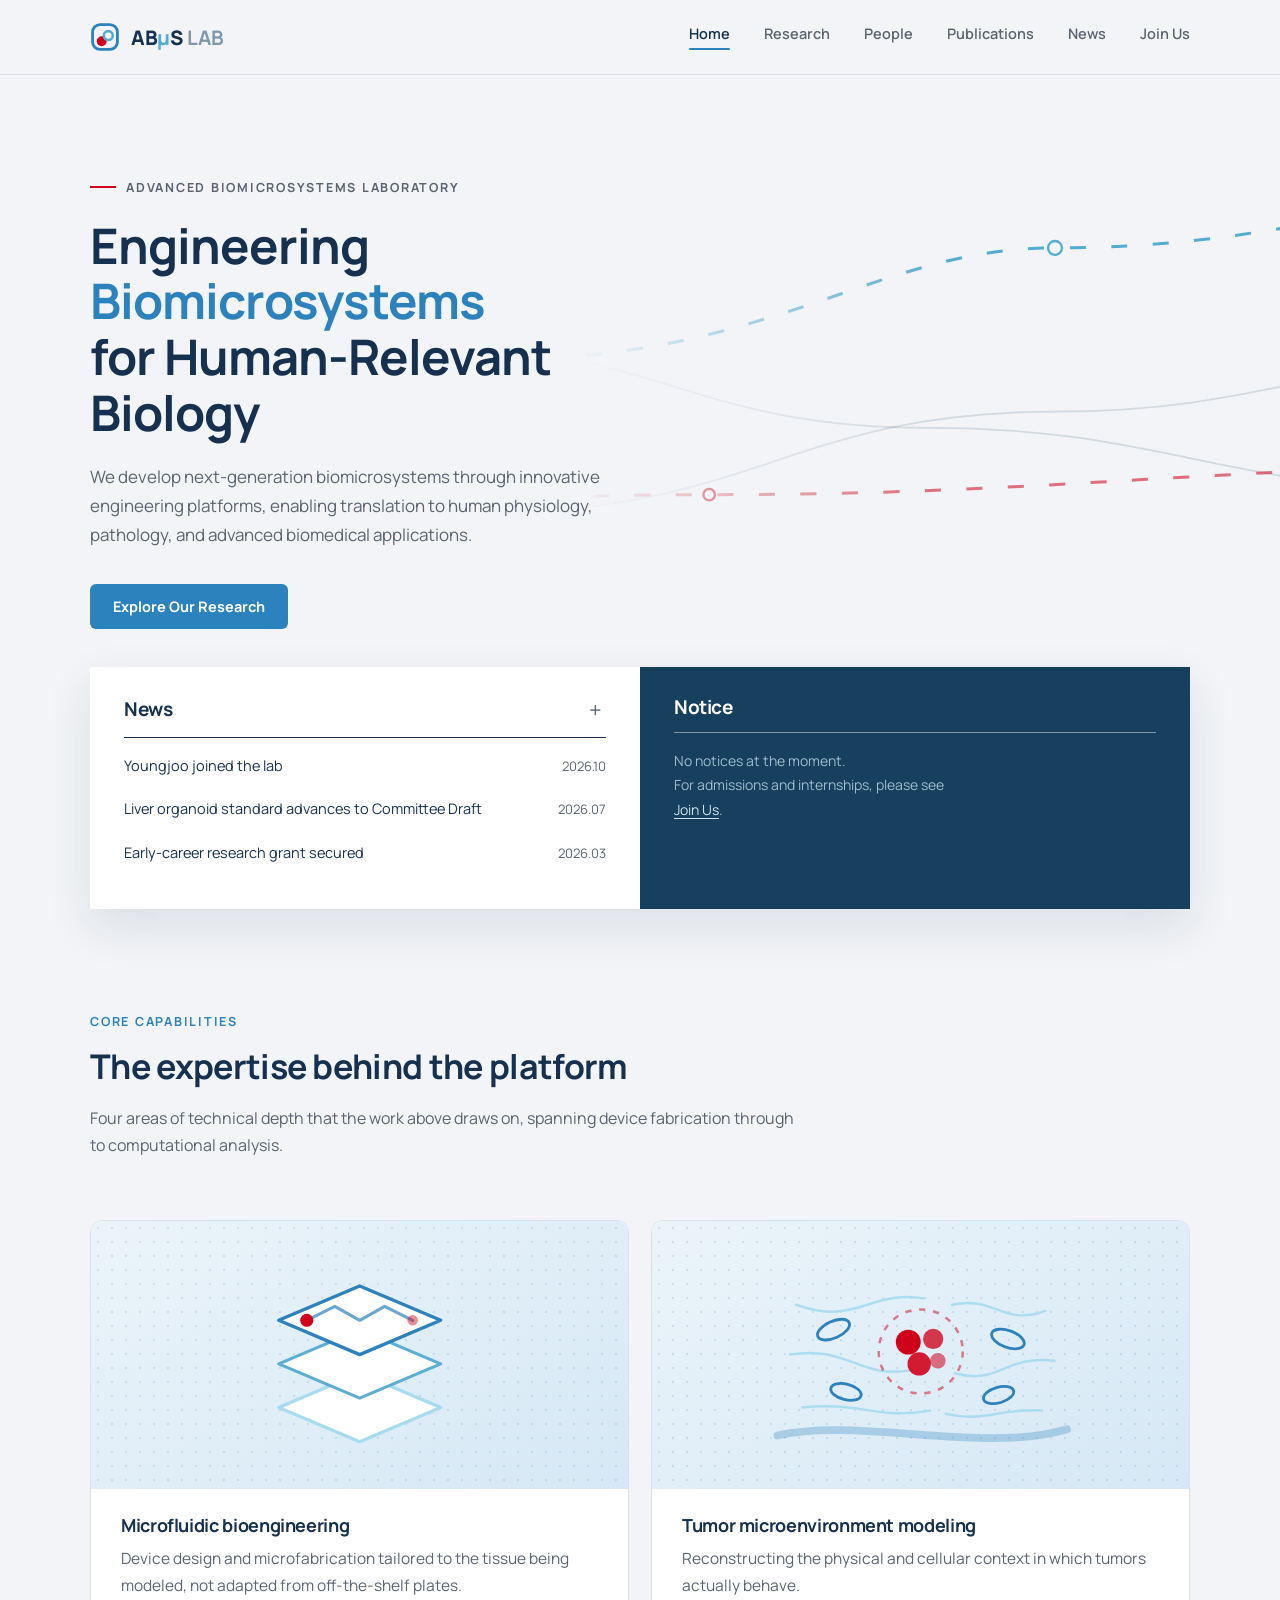
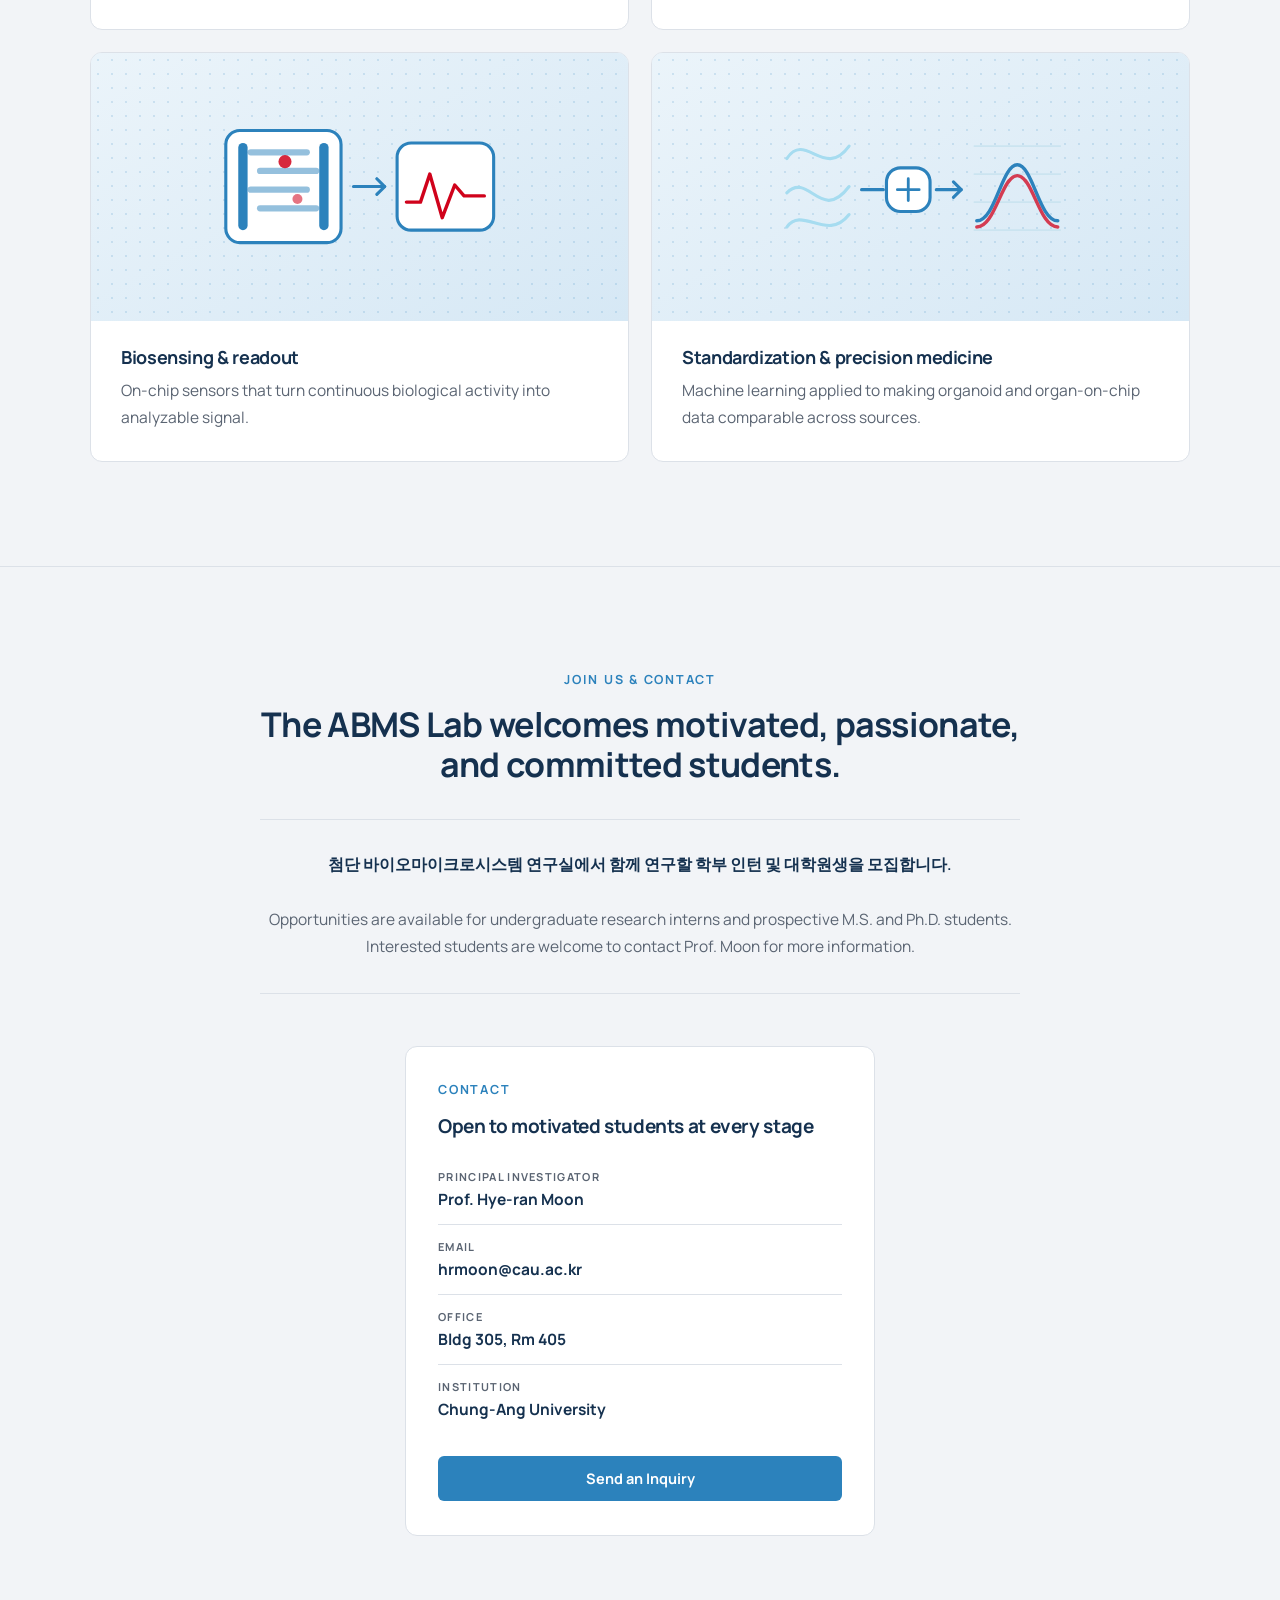
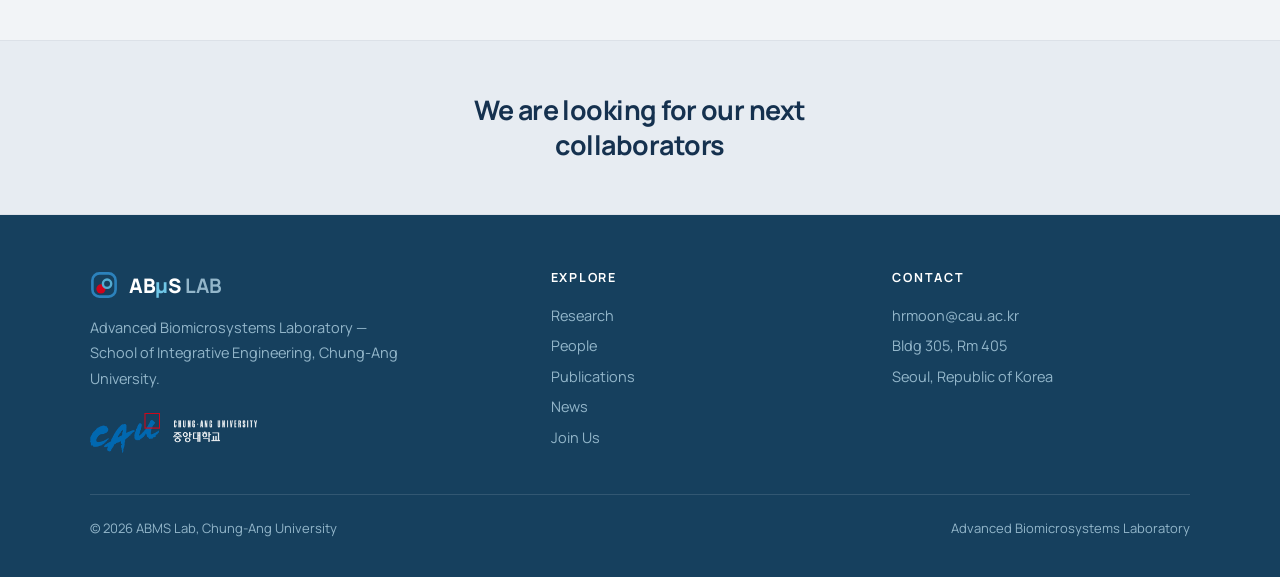
<file: index.html>
<!DOCTYPE html>
<html lang="en">
<head>
<meta charset="UTF-8">
<meta name="viewport" content="width=device-width, initial-scale=1">
<title>ABMS Lab — Advanced Biomicrosystems Laboratory</title>
<link rel="preconnect" href="https://fonts.googleapis.com">
<link href="https://fonts.googleapis.com/css2?family=Manrope:wght@400;500;600;700;800&display=swap" rel="stylesheet">
<link rel="stylesheet" href="abms-styles.css">
</head>
<body>

<header>
  <nav>
    <input type="checkbox" id="nav-toggle" class="nav-toggle">
    <a class="brand" href="index.html">
      <svg width="30" height="30" viewBox="0 0 64 64" fill="none" aria-hidden="true"><rect x="5.5" y="5.5" width="53" height="53" rx="16" stroke="#2C82BC" stroke-width="6"></rect><circle cx="25" cy="41" r="10.5" fill="#D0021B"></circle><circle cx="39" cy="29" r="9.5" fill="#FFFFFF" stroke="#54ACD2" stroke-width="5.5"></circle></svg>
      <span class="brand-txt">AB<span class="mu">μ</span>S<span class="lab"> LAB</span></span>
    </a>
    <label for="nav-toggle" class="hamburger" aria-label="Open menu">
      <span></span><span></span><span></span>
    </label>
    <ul class="navlinks">
      <li><a href="index.html" class="active">Home</a></li>
      <li><a href="research.html">Research</a></li>
      <li class="has-sub">
        <a href="people.html">People</a>
        <ul class="subnav">
          <li><a href="people.html">Members</a></li>
          <li><a href="people.html#gallery">Gallery</a></li>
        </ul>
      </li>
      <li><a href="publications.html">Publications</a></li>
      <li><a href="news.html">News</a></li>
      <li><a href="index.html#join">Join Us</a></li>
    </ul>
  </nav>
</header>

<!-- ============ HERO ============ -->
<section class="hero" id="top">
  <div class="hero-bg" aria-hidden="true">
    <svg viewBox="0 0 1400 560" preserveAspectRatio="xMidYMid slice">
      <path class="ch" d="M-60 486 C 260 486 320 380 560 380 C 800 380 830 292 1060 292 C 1240 292 1300 244 1460 244"></path>
      <path class="ch-live" d="M-60 330 C 240 330 340 248 560 248 C 820 248 900 150 1060 150 C 1240 150 1320 110 1460 110"></path>
      <path class="ch" d="M-60 146 C 240 146 290 234 500 234 C 720 234 740 306 950 306 C 1160 306 1210 364 1460 364"></path>
      <path class="ch-live red" d="M-60 400 C 320 400 460 364 760 364 C 1060 364 1180 340 1460 340"></path>
      <circle class="nd" cx="1060" cy="150" r="6"></circle>
      <circle class="nd red" cx="760" cy="364" r="5"></circle>
    </svg>
  </div>
  <div class="hero-glow" aria-hidden="true"></div>
  <div class="wrap">
    <span class="eyebrow mono">Advanced Biomicrosystems Laboratory</span>
    <h1>Engineering <em>Biomicrosystems</em><br>for Human-Relevant Biology</h1>
    <p class="hero-sub">
      We develop next-generation biomicrosystems through innovative engineering platforms,
      enabling translation to human physiology, pathology, and advanced biomedical applications.
    </p>
    <div class="hero-cta">
      <a class="btn btn-blue" href="research.html">Explore Our Research</a>
    </div>
  </div>
</section>

<!-- ============ NEWS + NOTICE ============ -->
<section class="updates">
  <div class="wrap">
    <div class="ugrid">

      <div class="upanel">
        <div class="uhead">
          <h2>News</h2>
          <a href="news.html" aria-label="All news">+</a>
        </div>
        <ul class="ulist">
          <li><a href="news.html"><span class="ut">Youngjoo joined the lab</span><span class="ud">2026.10</span></a></li>
          <li><a href="news.html"><span class="ut">Liver organoid standard advances to Committee Draft</span><span class="ud">2026.07</span></a></li>
          <li><a href="news.html"><span class="ut">Early-career research grant secured</span><span class="ud">2026.03</span></a></li>
        </ul>
      </div>

      <div class="upanel notice">
        <div class="uhead">
          <h2>Notice</h2>
        </div>
        <p class="uempty">No notices at the moment.<br>
          For admissions and internships, please see <a href="index.html#join">Join&nbsp;Us</a>.</p>
      </div>

    </div>
  </div>
</section>

<!-- ============ CAPABILITIES (part of Research) ============ -->
<section class="focus">
  <div class="wrap">
    <div class="sec-head">
      <span class="mono">Core Capabilities</span>
      <h2>The expertise behind the platform</h2>
      <p>
        Four areas of technical depth that the work above draws on, spanning device
        fabrication through to computational analysis.
      </p>
    </div>
    <div class="fgrid">

      <div class="fcard">
        <div class="fvis">
          <svg viewBox="0 0 200 125" fill="none" aria-hidden="true">
            <path d="M100 118 L152 96 L100 74 L48 96 Z" fill="#FFFFFF" stroke="#A6DCF0" stroke-width="2" stroke-linejoin="round"/>
            <path d="M100 90 L152 68 L100 46 L48 68 Z" fill="#FFFFFF" stroke="#5BAED6" stroke-width="2" stroke-linejoin="round"/>
            <path d="M100 62 L152 40 L100 18 L48 40 Z" fill="#FFFFFF" stroke="#2C82BC" stroke-width="2.2" stroke-linejoin="round"/>
            <path d="M66 40 L84 31 L100 40 L116 31 L134 40" stroke="#2C82BC" stroke-width="2" stroke-linecap="round" stroke-linejoin="round" opacity=".7"/>
            <circle cx="66" cy="40" r="4.2" fill="#D0021B"/>
            <circle cx="134" cy="40" r="3.4" fill="#D0021B" opacity=".45"/>
          </svg>
        </div>
        <div class="fbody">
          <h3>Microfluidic bioengineering</h3>
          <p>Device design and microfabrication tailored to the tissue being modeled, not adapted from off-the-shelf plates.</p>
        </div>
      </div>

      <div class="fcard">
        <div class="fvis">
          <svg viewBox="0 0 200 125" fill="none" aria-hidden="true">
            <g stroke="#A6DCF0" stroke-width="1.6" stroke-linecap="round" opacity=".9">
              <path d="M20 30 C 58 44 68 20 102 26"/>
              <path d="M16 62 C 54 56 60 78 94 72"/>
              <path d="M24 96 C 60 92 72 104 106 98"/>
              <path d="M180 34 C 152 44 148 24 120 30"/>
              <path d="M186 66 C 154 62 150 82 122 74"/>
              <path d="M178 98 C 150 96 142 106 116 100"/>
            </g>
            <path d="M8 114 C 60 102 140 126 194 110" stroke="#2C82BC" stroke-width="5" stroke-linecap="round" opacity=".3"/>
            <ellipse cx="44" cy="46" rx="11" ry="5.4" transform="rotate(-24 44 46)" stroke="#2C82BC" stroke-width="1.8"/>
            <ellipse cx="156" cy="52" rx="11" ry="5.4" transform="rotate(20 156 52)" stroke="#2C82BC" stroke-width="1.8"/>
            <ellipse cx="52" cy="86" rx="10" ry="5" transform="rotate(14 52 86)" stroke="#2C82BC" stroke-width="1.8"/>
            <ellipse cx="150" cy="88" rx="10" ry="5" transform="rotate(-16 150 88)" stroke="#2C82BC" stroke-width="1.8"/>
            <circle cx="100" cy="60" r="27" stroke="#D0021B" stroke-width="1.6" stroke-dasharray="4 5" opacity=".5"/>
            <circle cx="92" cy="54" r="8" fill="#D0021B"/>
            <circle cx="108" cy="52" r="6.5" fill="#D0021B" opacity=".78"/>
            <circle cx="99" cy="68" r="7.5" fill="#D0021B" opacity=".9"/>
            <circle cx="111" cy="66" r="5" fill="#D0021B" opacity=".55"/>
          </svg>
        </div>
        <div class="fbody">
          <h3>Tumor microenvironment modeling</h3>
          <p>Reconstructing the physical and cellular context in which tumors actually behave.</p>
        </div>
      </div>

      <div class="fcard">
        <div class="fvis">
          <svg viewBox="0 0 200 125" fill="none" aria-hidden="true">
            <rect x="14" y="26" width="74" height="72" rx="9" fill="#FFFFFF" stroke="#2C82BC" stroke-width="2"/>
            <rect x="22" y="34" width="6" height="56" rx="3" fill="#2C82BC"/>
            <rect x="74" y="34" width="6" height="56" rx="3" fill="#2C82BC"/>
            <g fill="#2C82BC" opacity=".5">
              <rect x="28" y="38" width="40" height="4" rx="2"/>
              <rect x="34" y="50" width="40" height="4" rx="2"/>
              <rect x="28" y="62" width="40" height="4" rx="2"/>
              <rect x="34" y="74" width="40" height="4" rx="2"/>
            </g>
            <circle cx="52" cy="46" r="4.2" fill="#D0021B" opacity=".85"/>
            <circle cx="60" cy="70" r="3.2" fill="#D0021B" opacity=".55"/>
            <path d="M96 62 H116" stroke="#2C82BC" stroke-width="2" stroke-linecap="round"/>
            <path d="M111 57 L116 62 L111 67" stroke="#2C82BC" stroke-width="2" stroke-linecap="round" stroke-linejoin="round"/>
            <rect x="124" y="34" width="62" height="56" rx="9" fill="#FFFFFF" stroke="#2C82BC" stroke-width="2"/>
            <path d="M130 72 L139 72 L145 54 L153 82 L161 61 L167 68 L180 68" stroke="#D0021B" stroke-width="2.2" stroke-linecap="round" stroke-linejoin="round"/>
          </svg>
        </div>
        <div class="fbody">
          <h3>Biosensing &amp; readout</h3>
          <p>On-chip sensors that turn continuous biological activity into analyzable signal.</p>
        </div>
      </div>

      <div class="fcard">
        <div class="fvis">
          <svg viewBox="0 0 200 125" fill="none" aria-hidden="true">
            <g stroke="#A6DCF0" stroke-width="2" stroke-linecap="round">
              <path d="M14 44 C 26 26 38 58 54 36"/>
              <path d="M14 66 C 28 52 36 86 54 62"/>
              <path d="M14 88 C 24 74 40 98 54 80"/>
            </g>
            <path d="M62 64 H76" stroke="#2C82BC" stroke-width="2" stroke-linecap="round"/>
            <rect x="78" y="50" width="28" height="28" rx="9" fill="#FFFFFF" stroke="#2C82BC" stroke-width="2"/>
            <path d="M85 64 H99 M92 57 V71" stroke="#2C82BC" stroke-width="1.8" stroke-linecap="round"/>
            <path d="M110 64 H126" stroke="#2C82BC" stroke-width="2" stroke-linecap="round"/>
            <path d="M121 59 L126 64 L121 69" stroke="#2C82BC" stroke-width="2" stroke-linecap="round" stroke-linejoin="round"/>
            <g stroke="#CBE4F0" stroke-width="1.2">
              <line x1="134" y1="36" x2="190" y2="36"/>
              <line x1="134" y1="54" x2="190" y2="54"/>
              <line x1="134" y1="72" x2="190" y2="72"/>
              <line x1="134" y1="90" x2="190" y2="90"/>
            </g>
            <path d="M136 84 C 148 84 152 48 162 48 C 172 48 176 84 188 84" stroke="#2C82BC" stroke-width="2.2" stroke-linecap="round"/>
            <path d="M136 88 C 148 88 152 55 162 55 C 172 55 176 88 188 88" stroke="#D0021B" stroke-width="2.2" stroke-linecap="round" opacity=".75"/>
          </svg>
        </div>
        <div class="fbody">
          <h3>Standardization &amp; precision medicine</h3>
          <p>Machine learning applied to making organoid and organ-on-chip data comparable across sources.</p>
        </div>
      </div>

    </div>
  </div>
</section>


<!-- ============ JOIN ============ -->
<section class="join" id="join">
  <span id="contact"></span>
  <div class="wrap">
    <div class="sec-head">
      <span class="mono">Join Us &amp; Contact</span>
      <h2>The ABMS Lab welcomes motivated, passionate, and committed students.</h2>
    </div>

    <div class="jintro ruled">
      <p class="kr">
        첨단 바이오마이크로시스템 연구실에서 함께 연구할 학부 인턴 및 대학원생을 모집합니다.
      </p>
      <p class="en">
        Opportunities are available for undergraduate research interns and prospective
        M.S. and Ph.D. students.<br>
        Interested students are welcome to contact Prof. Moon for more information.
      </p>
    </div>

    <div class="card-contact centered">
      <span class="mono">Contact</span>
      <h3>Open to motivated students at every stage</h3>
      <div class="crow"><span class="cl">Principal Investigator</span><span class="cv">Prof. Hye-ran Moon</span></div>
      <div class="crow"><span class="cl">Email</span><a class="cv" href="mailto:hrmoon@cau.ac.kr">hrmoon@cau.ac.kr</a></div>
      <div class="crow"><span class="cl">Office</span><span class="cv">Bldg 305, Rm 405</span></div>
      <div class="crow"><span class="cl">Institution</span><span class="cv">Chung-Ang University</span></div>
      <a class="btn btn-blue" href="mailto:hrmoon@cau.ac.kr?subject=ABMS%20Lab%20Inquiry">Send an Inquiry</a>
    </div>
  </div>
</section>

<!-- ============ CTA BAND ============ -->
<section class="band">
  <div class="wrap">
    <h2>We are looking for our next collaborators</h2>
  </div>
</section>

<!-- ============ FOOTER ============ -->
<footer>
  <div class="wrap">
    <div class="fcols">
      <div>
        <a class="brand" href="index.html" style="text-decoration:none;">
          <svg width="28" height="28" viewBox="0 0 64 64" fill="none" aria-hidden="true"><rect x="5.5" y="5.5" width="53" height="53" rx="16" stroke="#2C82BC" stroke-width="6"></rect><circle cx="25" cy="41" r="10.5" fill="#D0021B"></circle><circle cx="39" cy="29" r="9.5" fill="#16405E" stroke="#54ACD2" stroke-width="5.5"></circle></svg>
          <span class="brand-txt">AB<span class="mu">μ</span>S<span class="lab"> LAB</span></span>
        </a>
        <p>Advanced Biomicrosystems Laboratory — School of Integrative Engineering, Chung-Ang University.</p>
        <a class="cau-sig" href="https://www.cau.ac.kr/" target="_blank" rel="noopener">
          <img src="assets/brand/cau-signature.png" width="577" height="138"
               alt="Chung-Ang University">
        </a>
      </div>
      <div>
        <h4>Explore</h4>
        <ul>
          <li><a href="research.html">Research</a></li>
          <li><a href="people.html">People</a></li>
          <li><a href="publications.html">Publications</a></li>
          <li><a href="news.html">News</a></li>
          <li><a href="index.html#join">Join Us</a></li>
        </ul>
      </div>
      <div>
        <h4>Contact</h4>
        <ul>
          <li><a href="mailto:hrmoon@cau.ac.kr">hrmoon@cau.ac.kr</a></li>
          <li>Bldg 305, Rm 405</li>
          <li>Seoul, Republic of Korea</li>
        </ul>
      </div>
    </div>
    <div class="fbot">
      <span>© 2026 ABMS Lab, Chung-Ang University</span>
      <span>Advanced Biomicrosystems Laboratory</span>
    </div>
  </div>
</footer>

</body>
</html>
</file>
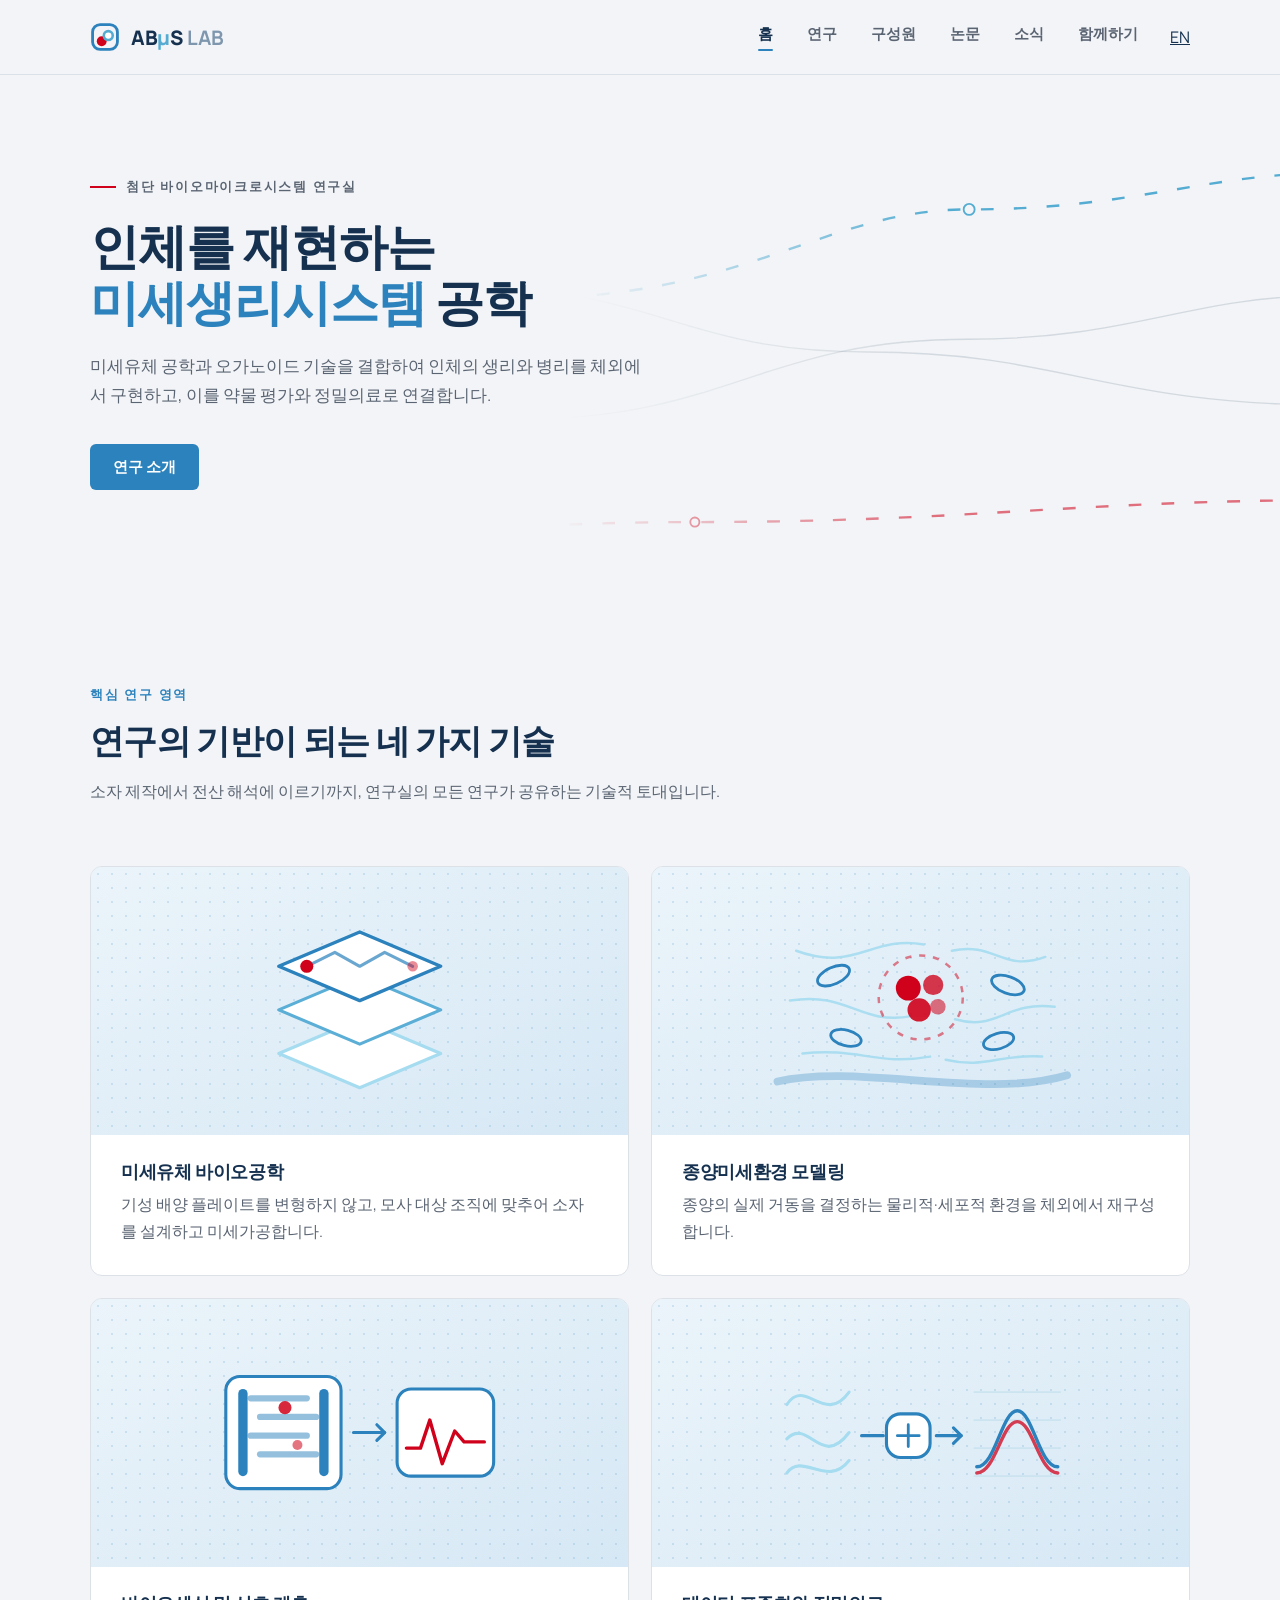
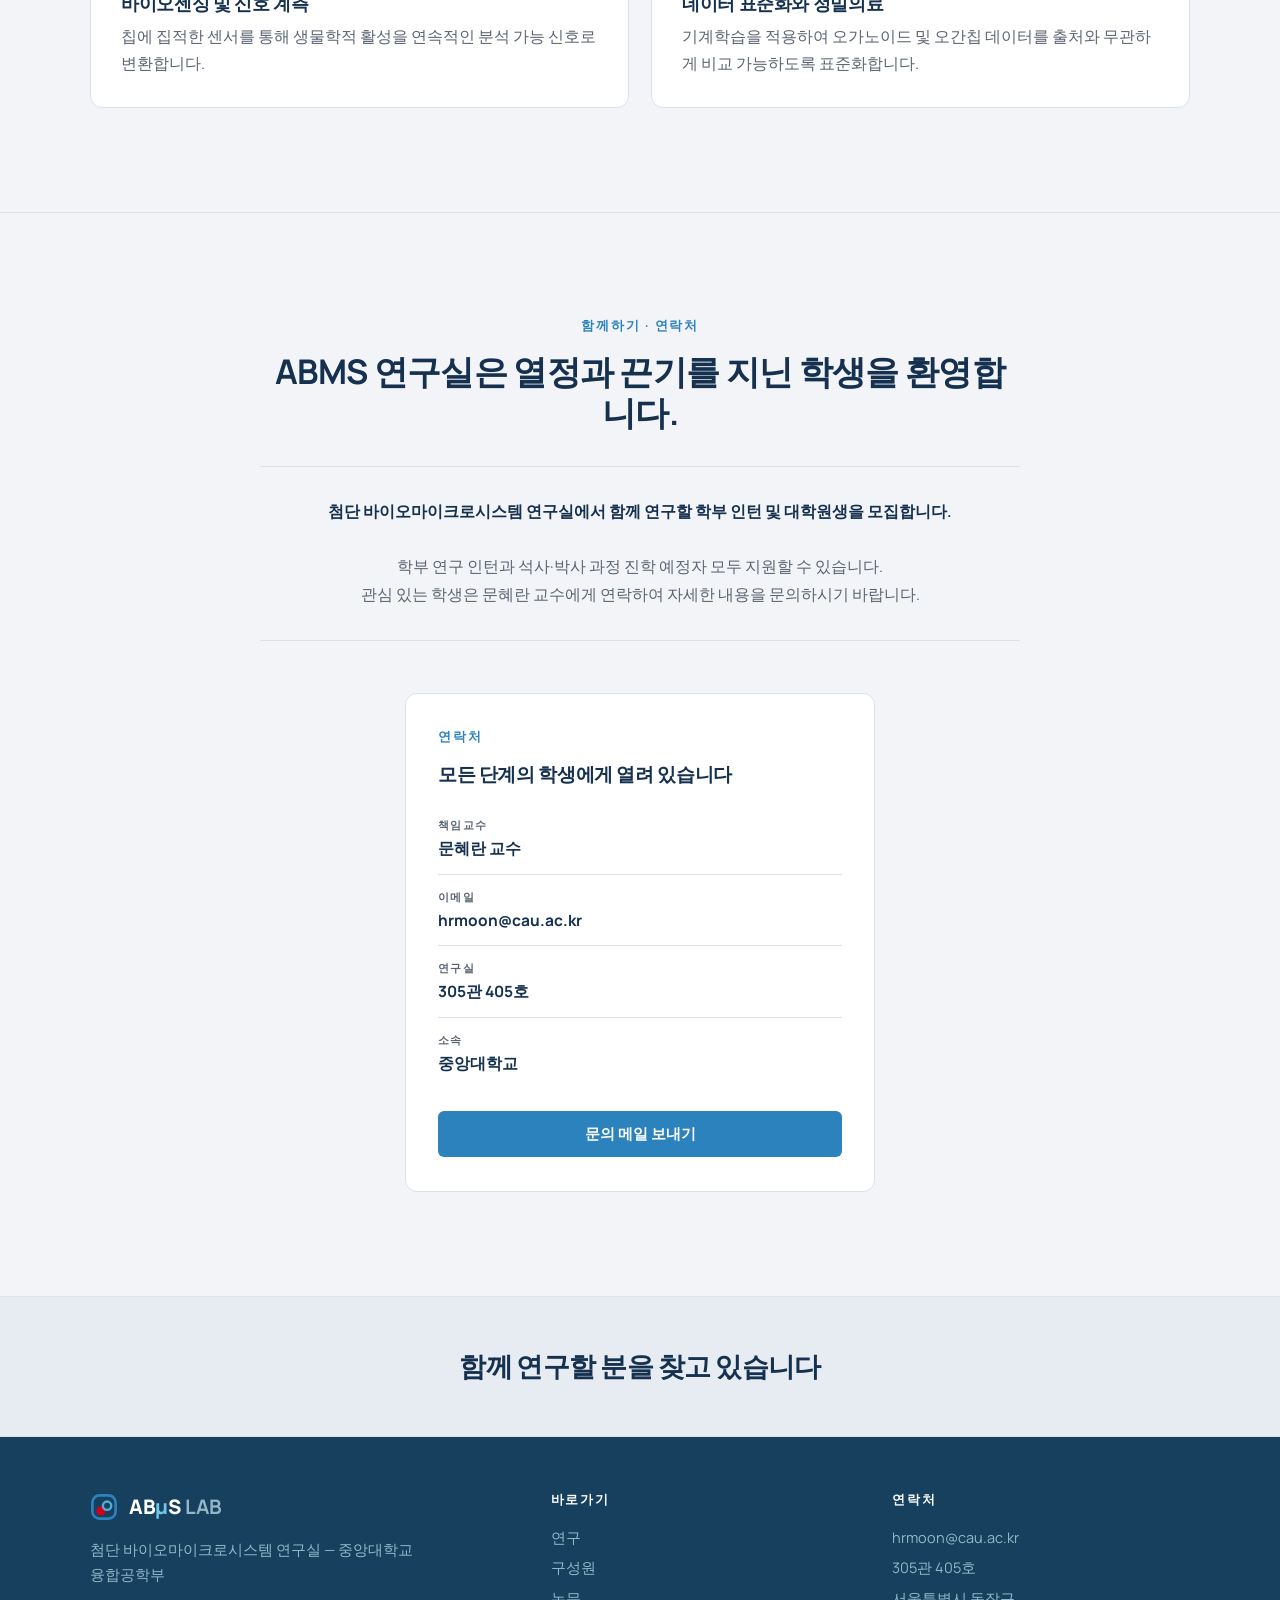
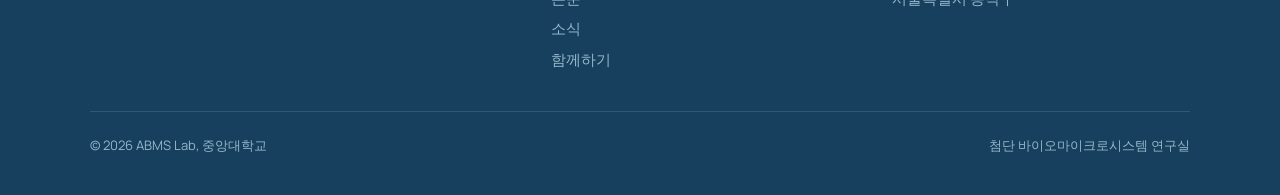
<file: index-ko.html>
<!DOCTYPE html>
<html lang="ko">
<head>
<meta charset="UTF-8">
<meta name="viewport" content="width=device-width, initial-scale=1">
<title>ABMS Lab — 첨단 바이오마이크로시스템 연구실</title>
<link rel="preconnect" href="https://fonts.googleapis.com">
<link href="https://fonts.googleapis.com/css2?family=Manrope:wght@400;500;600;700;800&display=swap" rel="stylesheet">
<link href="https://fonts.googleapis.com/css2?family=Noto+Sans+KR:wght@400;500;700;800&display=swap" rel="stylesheet">
<link rel="stylesheet" href="abms-styles.css">
</head>
<body>

<header>
  <nav>
    <input type="checkbox" id="nav-toggle" class="nav-toggle">
    <a class="brand" href="index-ko.html">
      <svg width="30" height="30" viewBox="0 0 64 64" fill="none" aria-hidden="true"><rect x="5.5" y="5.5" width="53" height="53" rx="16" stroke="#2C82BC" stroke-width="6"></rect><circle cx="25" cy="41" r="10.5" fill="#D0021B"></circle><circle cx="39" cy="29" r="9.5" fill="#FFFFFF" stroke="#54ACD2" stroke-width="5.5"></circle></svg>
      <span class="brand-txt">AB<span class="mu">μ</span>S<span class="lab"> LAB</span></span>
    </a>
    <label for="nav-toggle" class="hamburger" aria-label="Open menu">
      <span></span><span></span><span></span>
    </label>
    <ul class="navlinks">
      <li><a href="index-ko.html" class="active">홈</a></li>
      <li><a href="research-ko.html">연구</a></li>
      <li><a href="people.html">구성원</a></li>
      <li><a href="publications.html">논문</a></li>
      <li><a href="news-ko.html">소식</a></li>
      <li><a href="index-ko.html#join">함께하기</a></li>
    </ul>
    <a class="langbtn" href="index.html" hreflang="en" lang="en" aria-label="Read this page in English">EN</a>
  </nav>
</header>

<!-- ============ HERO ============ -->
<section class="hero" id="top">
  <div class="hero-bg" aria-hidden="true">
    <svg viewBox="0 0 1400 560" preserveAspectRatio="xMidYMid slice">
      <path class="ch" d="M-60 486 C 260 486 320 380 560 380 C 800 380 830 292 1060 292 C 1240 292 1300 244 1460 244"></path>
      <path class="ch-live" d="M-60 330 C 240 330 340 248 560 248 C 820 248 900 150 1060 150 C 1240 150 1320 110 1460 110"></path>
      <path class="ch" d="M-60 146 C 240 146 290 234 500 234 C 720 234 740 306 950 306 C 1160 306 1210 364 1460 364"></path>
      <path class="ch-live red" d="M-60 528 C 320 528 460 492 760 492 C 1060 492 1180 468 1460 468"></path>
      <circle class="nd" cx="1060" cy="150" r="6"></circle>
      <circle class="nd red" cx="760" cy="492" r="5"></circle>
    </svg>
  </div>
  <div class="hero-glow" aria-hidden="true"></div>
  <div class="wrap">
    <span class="eyebrow mono">첨단 바이오마이크로시스템 연구실</span>
    <h1>인체를 재현하는<br><em>미세생리시스템</em> 공학</h1>
    <p class="hero-sub">
      미세유체 공학과 오가노이드 기술을 결합하여 인체의 생리와 병리를 체외에서 구현하고,
이를 약물 평가와 정밀의료로 연결합니다.
    </p>
    <div class="hero-cta">
      <a class="btn btn-blue" href="research-ko.html">연구 소개</a>
    </div>
  </div>
</section>

<!-- ============ CAPABILITIES (part of Research) ============ -->
<section class="focus">
  <div class="wrap">
    <div class="sec-head">
      <span class="mono">핵심 연구 영역</span>
      <h2>연구의 기반이 되는 네 가지 기술</h2>
      <p>
        소자 제작에서 전산 해석에 이르기까지, 연구실의 모든 연구가 공유하는 기술적 토대입니다.
      </p>
    </div>
    <div class="fgrid">

      <div class="fcard">
        <div class="fvis">
          <svg viewBox="0 0 200 125" fill="none" aria-hidden="true">
            <path d="M100 118 L152 96 L100 74 L48 96 Z" fill="#FFFFFF" stroke="#A6DCF0" stroke-width="2" stroke-linejoin="round"/>
            <path d="M100 90 L152 68 L100 46 L48 68 Z" fill="#FFFFFF" stroke="#5BAED6" stroke-width="2" stroke-linejoin="round"/>
            <path d="M100 62 L152 40 L100 18 L48 40 Z" fill="#FFFFFF" stroke="#2C82BC" stroke-width="2.2" stroke-linejoin="round"/>
            <path d="M66 40 L84 31 L100 40 L116 31 L134 40" stroke="#2C82BC" stroke-width="2" stroke-linecap="round" stroke-linejoin="round" opacity=".7"/>
            <circle cx="66" cy="40" r="4.2" fill="#D0021B"/>
            <circle cx="134" cy="40" r="3.4" fill="#D0021B" opacity=".45"/>
          </svg>
        </div>
        <div class="fbody">
          <h3>미세유체 바이오공학</h3>
          <p>기성 배양 플레이트를 변형하지 않고, 모사 대상 조직에 맞추어 소자를 설계하고 미세가공합니다.</p>
        </div>
      </div>

      <div class="fcard">
        <div class="fvis">
          <svg viewBox="0 0 200 125" fill="none" aria-hidden="true">
            <g stroke="#A6DCF0" stroke-width="1.6" stroke-linecap="round" opacity=".9">
              <path d="M20 30 C 58 44 68 20 102 26"/>
              <path d="M16 62 C 54 56 60 78 94 72"/>
              <path d="M24 96 C 60 92 72 104 106 98"/>
              <path d="M180 34 C 152 44 148 24 120 30"/>
              <path d="M186 66 C 154 62 150 82 122 74"/>
              <path d="M178 98 C 150 96 142 106 116 100"/>
            </g>
            <path d="M8 114 C 60 102 140 126 194 110" stroke="#2C82BC" stroke-width="5" stroke-linecap="round" opacity=".3"/>
            <ellipse cx="44" cy="46" rx="11" ry="5.4" transform="rotate(-24 44 46)" stroke="#2C82BC" stroke-width="1.8"/>
            <ellipse cx="156" cy="52" rx="11" ry="5.4" transform="rotate(20 156 52)" stroke="#2C82BC" stroke-width="1.8"/>
            <ellipse cx="52" cy="86" rx="10" ry="5" transform="rotate(14 52 86)" stroke="#2C82BC" stroke-width="1.8"/>
            <ellipse cx="150" cy="88" rx="10" ry="5" transform="rotate(-16 150 88)" stroke="#2C82BC" stroke-width="1.8"/>
            <circle cx="100" cy="60" r="27" stroke="#D0021B" stroke-width="1.6" stroke-dasharray="4 5" opacity=".5"/>
            <circle cx="92" cy="54" r="8" fill="#D0021B"/>
            <circle cx="108" cy="52" r="6.5" fill="#D0021B" opacity=".78"/>
            <circle cx="99" cy="68" r="7.5" fill="#D0021B" opacity=".9"/>
            <circle cx="111" cy="66" r="5" fill="#D0021B" opacity=".55"/>
          </svg>
        </div>
        <div class="fbody">
          <h3>종양미세환경 모델링</h3>
          <p>종양의 실제 거동을 결정하는 물리적·세포적 환경을 체외에서 재구성합니다.</p>
        </div>
      </div>

      <div class="fcard">
        <div class="fvis">
          <svg viewBox="0 0 200 125" fill="none" aria-hidden="true">
            <rect x="14" y="26" width="74" height="72" rx="9" fill="#FFFFFF" stroke="#2C82BC" stroke-width="2"/>
            <rect x="22" y="34" width="6" height="56" rx="3" fill="#2C82BC"/>
            <rect x="74" y="34" width="6" height="56" rx="3" fill="#2C82BC"/>
            <g fill="#2C82BC" opacity=".5">
              <rect x="28" y="38" width="40" height="4" rx="2"/>
              <rect x="34" y="50" width="40" height="4" rx="2"/>
              <rect x="28" y="62" width="40" height="4" rx="2"/>
              <rect x="34" y="74" width="40" height="4" rx="2"/>
            </g>
            <circle cx="52" cy="46" r="4.2" fill="#D0021B" opacity=".85"/>
            <circle cx="60" cy="70" r="3.2" fill="#D0021B" opacity=".55"/>
            <path d="M96 62 H116" stroke="#2C82BC" stroke-width="2" stroke-linecap="round"/>
            <path d="M111 57 L116 62 L111 67" stroke="#2C82BC" stroke-width="2" stroke-linecap="round" stroke-linejoin="round"/>
            <rect x="124" y="34" width="62" height="56" rx="9" fill="#FFFFFF" stroke="#2C82BC" stroke-width="2"/>
            <path d="M130 72 L139 72 L145 54 L153 82 L161 61 L167 68 L180 68" stroke="#D0021B" stroke-width="2.2" stroke-linecap="round" stroke-linejoin="round"/>
          </svg>
        </div>
        <div class="fbody">
          <h3>바이오센싱 및 신호 계측</h3>
          <p>칩에 집적한 센서를 통해 생물학적 활성을 연속적인 분석 가능 신호로 변환합니다.</p>
        </div>
      </div>

      <div class="fcard">
        <div class="fvis">
          <svg viewBox="0 0 200 125" fill="none" aria-hidden="true">
            <g stroke="#A6DCF0" stroke-width="2" stroke-linecap="round">
              <path d="M14 44 C 26 26 38 58 54 36"/>
              <path d="M14 66 C 28 52 36 86 54 62"/>
              <path d="M14 88 C 24 74 40 98 54 80"/>
            </g>
            <path d="M62 64 H76" stroke="#2C82BC" stroke-width="2" stroke-linecap="round"/>
            <rect x="78" y="50" width="28" height="28" rx="9" fill="#FFFFFF" stroke="#2C82BC" stroke-width="2"/>
            <path d="M85 64 H99 M92 57 V71" stroke="#2C82BC" stroke-width="1.8" stroke-linecap="round"/>
            <path d="M110 64 H126" stroke="#2C82BC" stroke-width="2" stroke-linecap="round"/>
            <path d="M121 59 L126 64 L121 69" stroke="#2C82BC" stroke-width="2" stroke-linecap="round" stroke-linejoin="round"/>
            <g stroke="#CBE4F0" stroke-width="1.2">
              <line x1="134" y1="36" x2="190" y2="36"/>
              <line x1="134" y1="54" x2="190" y2="54"/>
              <line x1="134" y1="72" x2="190" y2="72"/>
              <line x1="134" y1="90" x2="190" y2="90"/>
            </g>
            <path d="M136 84 C 148 84 152 48 162 48 C 172 48 176 84 188 84" stroke="#2C82BC" stroke-width="2.2" stroke-linecap="round"/>
            <path d="M136 88 C 148 88 152 55 162 55 C 172 55 176 88 188 88" stroke="#D0021B" stroke-width="2.2" stroke-linecap="round" opacity=".75"/>
          </svg>
        </div>
        <div class="fbody">
          <h3>데이터 표준화와 정밀의료</h3>
          <p>기계학습을 적용하여 오가노이드 및 오간칩 데이터를 출처와 무관하게 비교 가능하도록 표준화합니다.</p>
        </div>
      </div>

    </div>
  </div>
</section>


<!-- ============ JOIN ============ -->
<section class="join" id="join">
  <span id="contact"></span>
  <div class="wrap">
    <div class="sec-head">
      <span class="mono">함께하기 · 연락처</span>
      <h2>ABMS 연구실은 열정과 끈기를 지닌 학생을 환영합니다.</h2>
    </div>

    <div class="jintro ruled">
      <p class="kr">
        첨단 바이오마이크로시스템 연구실에서 함께 연구할 학부 인턴 및 대학원생을 모집합니다.
      </p>
      <p class="en">
        학부 연구 인턴과 석사·박사 과정 진학 예정자 모두 지원할 수 있습니다.<br>
관심 있는 학생은 문혜란 교수에게 연락하여 자세한 내용을 문의하시기 바랍니다.
      </p>
    </div>

    <div class="card-contact centered">
      <span class="mono">연락처</span>
      <h3>모든 단계의 학생에게 열려 있습니다</h3>
      <div class="crow"><span class="cl">책임교수</span><span class="cv">문혜란 교수</span></div>
      <div class="crow"><span class="cl">이메일</span><a class="cv" href="mailto:hrmoon@cau.ac.kr">hrmoon@cau.ac.kr</a></div>
      <div class="crow"><span class="cl">연구실</span><span class="cv">305관 405호</span></div>
      <div class="crow"><span class="cl">소속</span><span class="cv">중앙대학교</span></div>
      <a class="btn btn-blue" href="mailto:hrmoon@cau.ac.kr?subject=ABMS%20Lab%20Inquiry">문의 메일 보내기</a>
    </div>
  </div>
</section>

<!-- ============ CTA BAND ============ -->
<section class="band">
  <div class="wrap">
    <h2>함께 연구할 분을 찾고 있습니다</h2>
  </div>
</section>

<!-- ============ FOOTER ============ -->
<footer>
  <div class="wrap">
    <div class="fcols">
      <div>
        <a class="brand" href="index-ko.html" style="text-decoration:none;">
          <svg width="28" height="28" viewBox="0 0 64 64" fill="none" aria-hidden="true"><rect x="5.5" y="5.5" width="53" height="53" rx="16" stroke="#2C82BC" stroke-width="6"></rect><circle cx="25" cy="41" r="10.5" fill="#D0021B"></circle><circle cx="39" cy="29" r="9.5" fill="#16405E" stroke="#54ACD2" stroke-width="5.5"></circle></svg>
          <span class="brand-txt">AB<span class="mu">μ</span>S<span class="lab"> LAB</span></span>
        </a>
        <p>첨단 바이오마이크로시스템 연구실 — 중앙대학교 융합공학부</p>
      </div>
      <div>
        <h4>바로가기</h4>
        <ul>
          <li><a href="research-ko.html">연구</a></li>
          <li><a href="people.html">구성원</a></li>
          <li><a href="publications.html">논문</a></li>
          <li><a href="news-ko.html">소식</a></li>
          <li><a href="index-ko.html#join">함께하기</a></li>
        </ul>
      </div>
      <div>
        <h4>연락처</h4>
        <ul>
          <li><a href="mailto:hrmoon@cau.ac.kr">hrmoon@cau.ac.kr</a></li>
          <li>305관 405호</li>
          <li>서울특별시 동작구</li>
        </ul>
      </div>
    </div>
    <div class="fbot">
      <span>© 2026 ABMS Lab, 중앙대학교</span>
      <span>첨단 바이오마이크로시스템 연구실</span>
    </div>
  </div>
</footer>

</body>
</html>
</file>
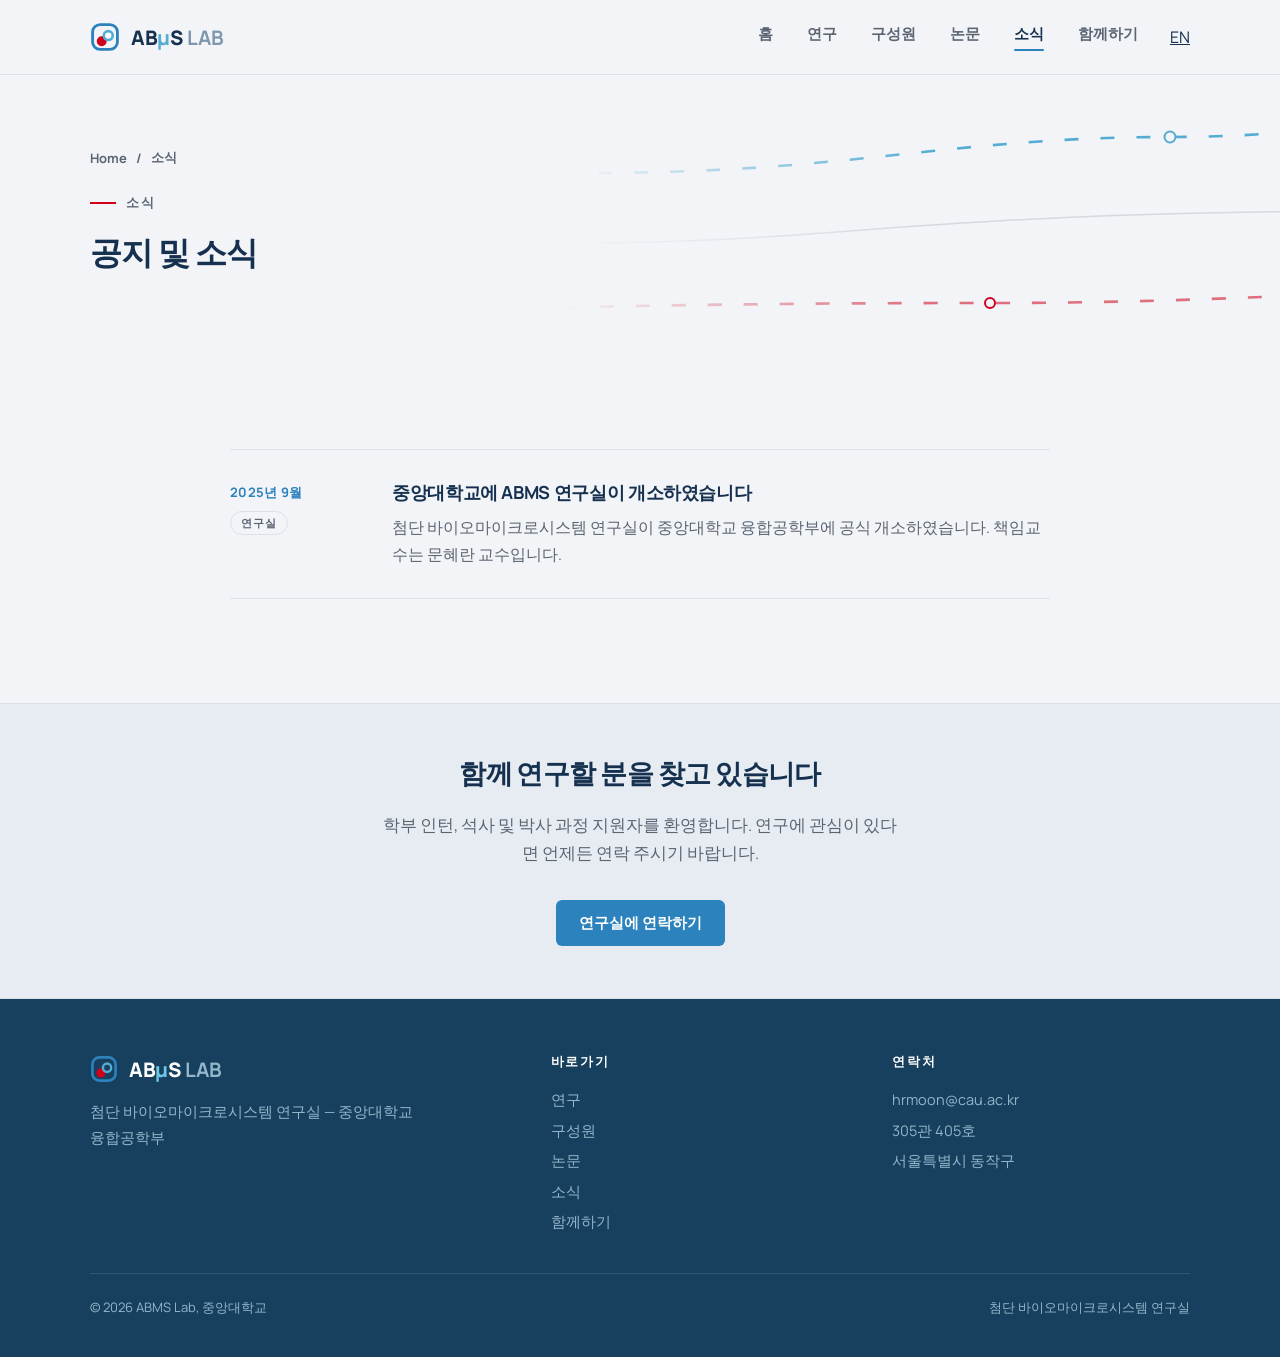
<file: news-ko.html>
<!DOCTYPE html>
<html lang="ko">
<head>
<meta charset="UTF-8">
<meta name="viewport" content="width=device-width, initial-scale=1">
<title>소식 — ABMS Lab</title>
<link rel="preconnect" href="https://fonts.googleapis.com">
<link href="https://fonts.googleapis.com/css2?family=Manrope:wght@400;500;600;700;800&display=swap" rel="stylesheet">
<link href="https://fonts.googleapis.com/css2?family=Noto+Sans+KR:wght@400;500;700;800&display=swap" rel="stylesheet">
<link rel="stylesheet" href="abms-styles.css">
</head>
<body>

<header>
  <nav>
    <input type="checkbox" id="nav-toggle" class="nav-toggle">
    <a class="brand" href="index-ko.html">
      <svg width="30" height="30" viewBox="0 0 64 64" fill="none" aria-hidden="true"><rect x="5.5" y="5.5" width="53" height="53" rx="16" stroke="#2C82BC" stroke-width="6"></rect><circle cx="25" cy="41" r="10.5" fill="#D0021B"></circle><circle cx="39" cy="29" r="9.5" fill="#FFFFFF" stroke="#54ACD2" stroke-width="5.5"></circle></svg>
      <span class="brand-txt">AB<span class="mu">μ</span>S<span class="lab"> LAB</span></span>
    </a>
    <label for="nav-toggle" class="hamburger" aria-label="Open menu">
      <span></span><span></span><span></span>
    </label>
    <ul class="navlinks">
      <li><a href="index-ko.html">홈</a></li>
      <li><a href="research-ko.html">연구</a></li>
      <li><a href="people.html">구성원</a></li>
      <li><a href="publications.html">논문</a></li>
      <li><a href="news-ko.html" class="active">소식</a></li>
      <li><a href="index-ko.html#join">함께하기</a></li>
    </ul>
    <a class="langbtn" href="news.html" hreflang="en" lang="en" aria-label="Read this page in English">EN</a>
  </nav>
</header>

<section class="pagehead slim">
  <div class="hero-bg" aria-hidden="true">
    <svg viewBox="0 0 1400 270" preserveAspectRatio="xMidYMid slice">
      <path class="ch" d="M-60 212 C 300 212 380 168 640 168 C 900 168 970 136 1460 136"></path>
      <path class="ch-live" d="M-60 144 C 260 144 390 98 650 98 C 910 98 1010 62 1230 62 C 1340 62 1400 50 1460 50"></path>
      <path class="ch-live red" d="M-60 246 C 340 246 510 228 1050 228 C 1250 228 1370 218 1460 218"></path>
      <circle class="nd" cx="1230" cy="62" r="5.5"></circle>
      <circle class="nd red" cx="1050" cy="228" r="5"></circle>
    </svg>
  </div>
  <div class="hero-glow" aria-hidden="true"></div>
  <div class="wrap">
    <div class="crumb"><a href="index-ko.html">Home</a> <span>/</span> <span>소식</span></div>
    <span class="eyebrow mono">소식</span>
    <h1>공지 및 소식</h1>
  </div>
</section>

<section class="news">
  <div class="wrap">
    <div class="nlist">

      <div class="nitem">
        <div class="ndate">
          <span class="d">2025년 9월</span>
          <span class="ntag">연구실</span>
        </div>
        <div>
          <h3>중앙대학교에 ABMS 연구실이 개소하였습니다</h3>
          <p>
            첨단 바이오마이크로시스템 연구실이 중앙대학교 융합공학부에 공식 개소하였습니다.
책임교수는 문혜란 교수입니다.
          </p>
        </div>
      </div>

    </div>
  </div>
</section>

<!-- ============ CTA BAND ============ -->
<section class="band">
  <div class="wrap">
    <h2>함께 연구할 분을 찾고 있습니다</h2>
    <p>
      학부 인턴, 석사 및 박사 과정 지원자를 환영합니다. 연구에 관심이 있다면 언제든 연락 주시기 바랍니다.
    </p>
    <a class="btn" href="mailto:hrmoon@cau.ac.kr?subject=ABMS%20Lab%20Inquiry">연구실에 연락하기</a>
  </div>
</section>

<!-- ============ FOOTER ============ -->
<footer>
  <div class="wrap">
    <div class="fcols">
      <div>
        <a class="brand" href="index-ko.html" style="text-decoration:none;">
          <svg width="28" height="28" viewBox="0 0 64 64" fill="none" aria-hidden="true"><rect x="5.5" y="5.5" width="53" height="53" rx="16" stroke="#2C82BC" stroke-width="6"></rect><circle cx="25" cy="41" r="10.5" fill="#D0021B"></circle><circle cx="39" cy="29" r="9.5" fill="#16405E" stroke="#54ACD2" stroke-width="5.5"></circle></svg>
          <span class="brand-txt">AB<span class="mu">μ</span>S<span class="lab"> LAB</span></span>
        </a>
        <p>첨단 바이오마이크로시스템 연구실 — 중앙대학교 융합공학부</p>
      </div>
      <div>
        <h4>바로가기</h4>
        <ul>
          <li><a href="research-ko.html">연구</a></li>
          <li><a href="people.html">구성원</a></li>
          <li><a href="publications.html">논문</a></li>
          <li><a href="news-ko.html">소식</a></li>
          <li><a href="index-ko.html#join">함께하기</a></li>
        </ul>
      </div>
      <div>
        <h4>연락처</h4>
        <ul>
          <li><a href="mailto:hrmoon@cau.ac.kr">hrmoon@cau.ac.kr</a></li>
          <li>305관 405호</li>
          <li>서울특별시 동작구</li>
        </ul>
      </div>
    </div>
    <div class="fbot">
      <span>© 2026 ABMS Lab, 중앙대학교</span>
      <span>첨단 바이오마이크로시스템 연구실</span>
    </div>
  </div>
</footer>





</body>
</html>
</file>
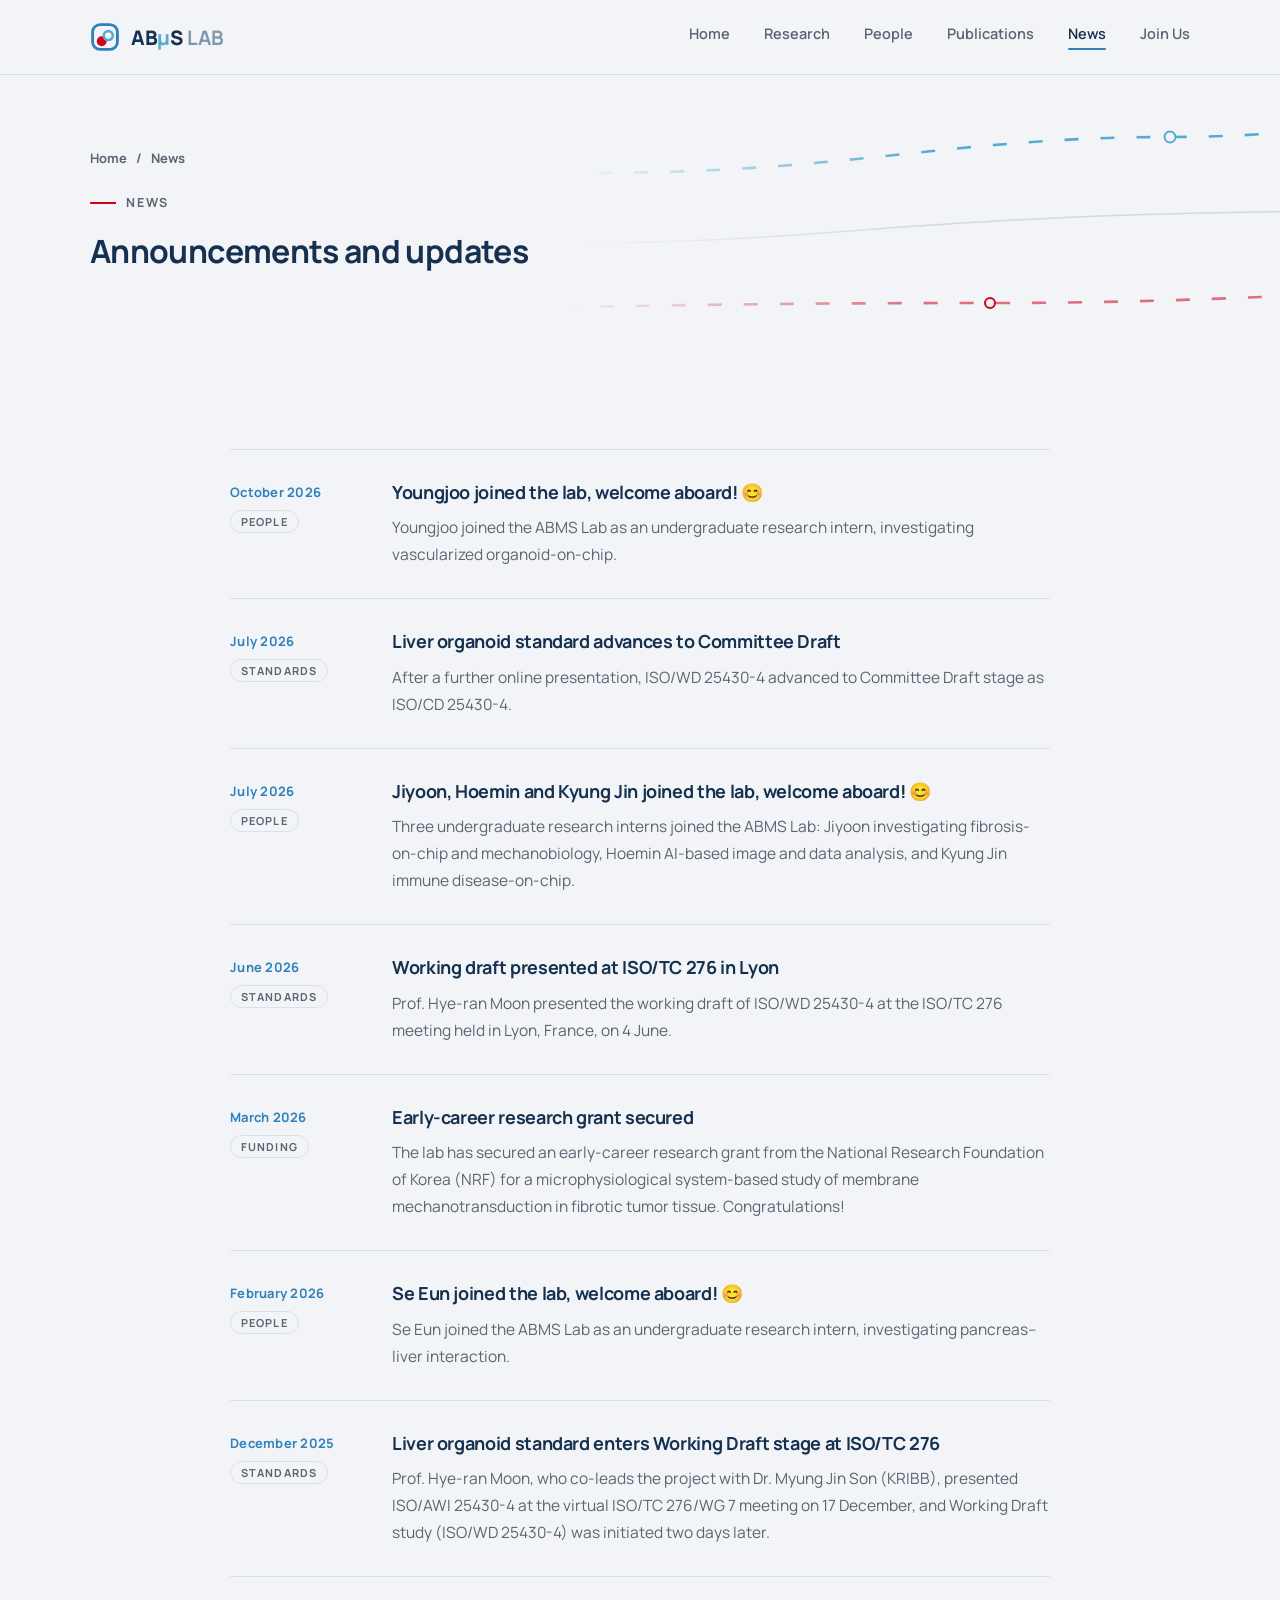
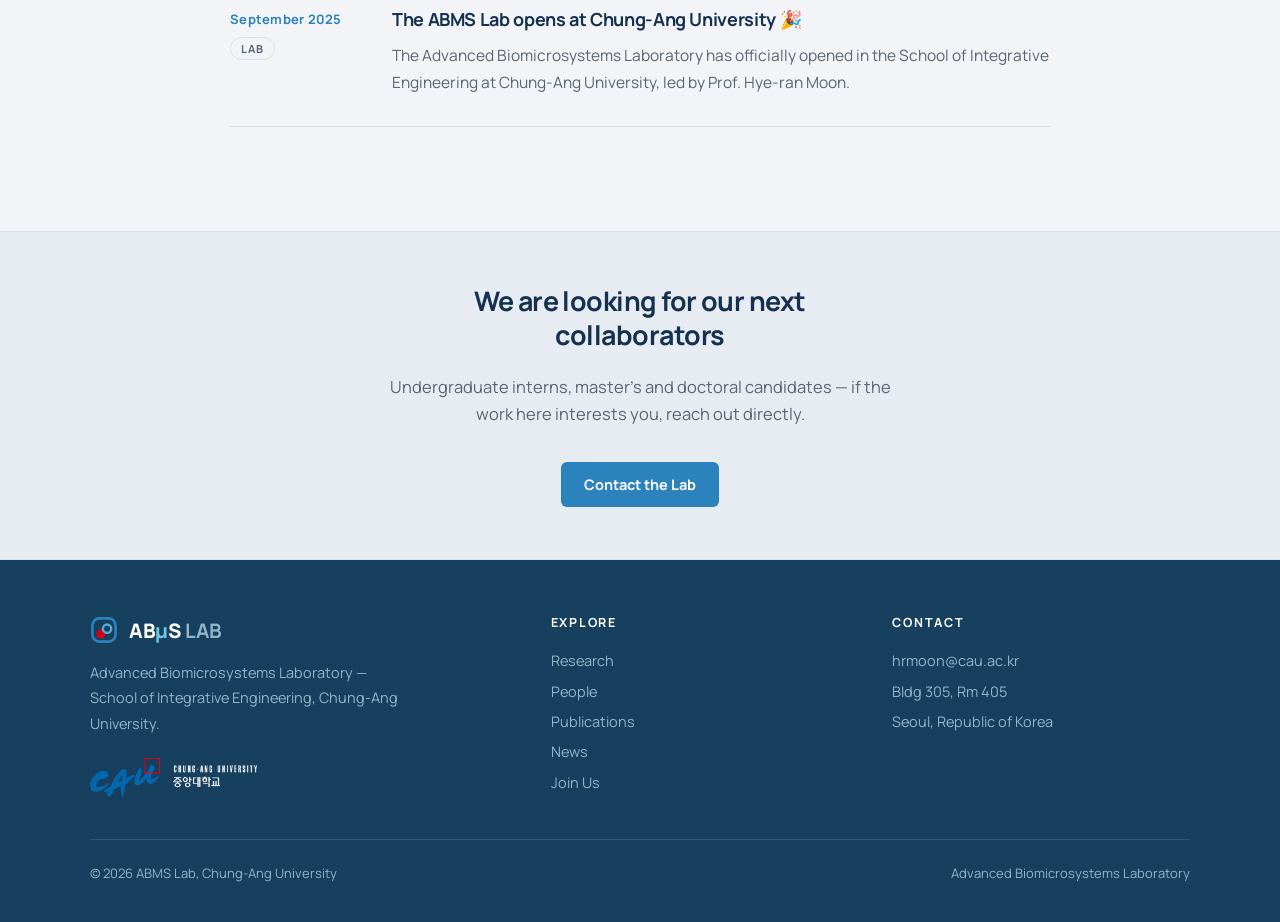
<file: news.html>
<!DOCTYPE html>
<html lang="en">
<head>
<meta charset="UTF-8">
<meta name="viewport" content="width=device-width, initial-scale=1">
<title>News — ABMS Lab</title>
<link rel="preconnect" href="https://fonts.googleapis.com">
<link href="https://fonts.googleapis.com/css2?family=Manrope:wght@400;500;600;700;800&display=swap" rel="stylesheet">
<link rel="stylesheet" href="abms-styles.css">
</head>
<body>

<header>
  <nav>
    <input type="checkbox" id="nav-toggle" class="nav-toggle">
    <a class="brand" href="index.html">
      <svg width="30" height="30" viewBox="0 0 64 64" fill="none" aria-hidden="true"><rect x="5.5" y="5.5" width="53" height="53" rx="16" stroke="#2C82BC" stroke-width="6"></rect><circle cx="25" cy="41" r="10.5" fill="#D0021B"></circle><circle cx="39" cy="29" r="9.5" fill="#FFFFFF" stroke="#54ACD2" stroke-width="5.5"></circle></svg>
      <span class="brand-txt">AB<span class="mu">μ</span>S<span class="lab"> LAB</span></span>
    </a>
    <label for="nav-toggle" class="hamburger" aria-label="Open menu">
      <span></span><span></span><span></span>
    </label>
    <ul class="navlinks">
      <li><a href="index.html">Home</a></li>
      <li><a href="research.html">Research</a></li>
      <li class="has-sub">
        <a href="people.html">People</a>
        <ul class="subnav">
          <li><a href="people.html">Members</a></li>
          <li><a href="people.html#gallery">Gallery</a></li>
        </ul>
      </li>
      <li><a href="publications.html">Publications</a></li>
      <li><a href="news.html" class="active">News</a></li>
      <li><a href="index.html#join">Join Us</a></li>
    </ul>
  </nav>
</header>

<section class="pagehead slim">
  <div class="hero-bg" aria-hidden="true">
    <svg viewBox="0 0 1400 270" preserveAspectRatio="xMidYMid slice">
      <path class="ch" d="M-60 212 C 300 212 380 168 640 168 C 900 168 970 136 1460 136"></path>
      <path class="ch-live" d="M-60 144 C 260 144 390 98 650 98 C 910 98 1010 62 1230 62 C 1340 62 1400 50 1460 50"></path>
      <path class="ch-live red" d="M-60 246 C 340 246 510 228 1050 228 C 1250 228 1370 218 1460 218"></path>
      <circle class="nd" cx="1230" cy="62" r="5.5"></circle>
      <circle class="nd red" cx="1050" cy="228" r="5"></circle>
    </svg>
  </div>
  <div class="hero-glow" aria-hidden="true"></div>
  <div class="wrap">
    <div class="crumb"><a href="index.html">Home</a> <span>/</span> <span>News</span></div>
    <span class="eyebrow mono">News</span>
    <h1>Announcements and updates</h1>
  </div>
</section>

<section class="news">
  <div class="wrap">
    <div class="nlist">

      <div class="nitem" data-cat="news">
        <div class="ndate">
          <span class="d">October 2026</span>
          <span class="ntag">People</span>
        </div>
        <div>
          <h3>Youngjoo joined the lab, welcome aboard! 😊</h3>
          <p>
            Youngjoo joined the ABMS Lab as an undergraduate research intern,
            investigating vascularized organoid-on-chip.
          </p>
        </div>
      </div>

      <div class="nitem" data-cat="news">
        <div class="ndate">
          <span class="d">July 2026</span>
          <span class="ntag">Standards</span>
        </div>
        <div>
          <h3>Liver organoid standard advances to Committee Draft</h3>
          <p>
            After a further online presentation, ISO/WD&nbsp;25430-4 advanced to Committee
            Draft stage as ISO/CD&nbsp;25430-4.
          </p>
        </div>
      </div>

      <div class="nitem" data-cat="news">
        <div class="ndate">
          <span class="d">July 2026</span>
          <span class="ntag">People</span>
        </div>
        <div>
          <h3>Jiyoon, Hoemin and Kyung Jin joined the lab, welcome aboard! 😊</h3>
          <p>
            Three undergraduate research interns joined the ABMS Lab: Jiyoon investigating
            fibrosis-on-chip and mechanobiology, Hoemin AI-based image and data
            analysis, and Kyung Jin immune disease-on-chip.
          </p>
        </div>
      </div>

      <div class="nitem" data-cat="news">
        <div class="ndate">
          <span class="d">June 2026</span>
          <span class="ntag">Standards</span>
        </div>
        <div>
          <h3>Working draft presented at ISO/TC&nbsp;276 in Lyon</h3>
          <p>
            Prof. Hye-ran Moon presented the working draft of ISO/WD&nbsp;25430-4 at the
            ISO/TC&nbsp;276 meeting held in Lyon, France, on 4 June.
          </p>
        </div>
      </div>

      <div class="nitem" data-cat="news">
        <div class="ndate">
          <span class="d">March 2026</span>
          <span class="ntag">Funding</span>
        </div>
        <div>
          <h3>Early-career research grant secured</h3>
          <p>
            The lab has secured an early-career research grant from the National Research
            Foundation of Korea (NRF) for a microphysiological system-based study of
            membrane mechanotransduction in fibrotic tumor tissue. Congratulations!
          </p>
        </div>
      </div>

      <div class="nitem" data-cat="news">
        <div class="ndate">
          <span class="d">February 2026</span>
          <span class="ntag">People</span>
        </div>
        <div>
          <h3>Se Eun joined the lab, welcome aboard! 😊</h3>
          <p>
            Se Eun joined the ABMS Lab as an undergraduate research intern,
            investigating pancreas&ndash;liver interaction.
          </p>
        </div>
      </div>

      <div class="nitem" data-cat="news">
        <div class="ndate">
          <span class="d">December 2025</span>
          <span class="ntag">Standards</span>
        </div>
        <div>
          <h3>Liver organoid standard enters Working Draft stage at ISO/TC&nbsp;276</h3>
          <p>
            Prof. Hye-ran Moon, who co-leads the project with Dr. Myung Jin Son (KRIBB),
            presented ISO/AWI&nbsp;25430-4 at the virtual ISO/TC&nbsp;276/WG&nbsp;7 meeting
            on 17 December, and Working Draft study (ISO/WD&nbsp;25430-4) was initiated
            two days later.
          </p>
        </div>
      </div>

      <div class="nitem" data-cat="news">
        <div class="ndate">
          <span class="d">September 2025</span>
          <span class="ntag">Lab</span>
        </div>
        <div>
          <h3>The ABMS Lab opens at Chung-Ang University 🎉</h3>
          <p>
            The Advanced Biomicrosystems Laboratory has officially opened in the School of
            Integrative Engineering at Chung-Ang University, led by Prof. Hye-ran Moon.
          </p>
        </div>
      </div>

    </div>
  </div>
</section>

<!-- ============ CTA BAND ============ -->
<section class="band">
  <div class="wrap">
    <h2>We are looking for our next collaborators</h2>
    <p>
      Undergraduate interns, master's and doctoral candidates — if the work here
      interests you, reach out directly.
    </p>
    <a class="btn" href="mailto:hrmoon@cau.ac.kr?subject=ABMS%20Lab%20Inquiry">Contact the Lab</a>
  </div>
</section>

<!-- ============ FOOTER ============ -->
<footer>
  <div class="wrap">
    <div class="fcols">
      <div>
        <a class="brand" href="index.html" style="text-decoration:none;">
          <svg width="28" height="28" viewBox="0 0 64 64" fill="none" aria-hidden="true"><rect x="5.5" y="5.5" width="53" height="53" rx="16" stroke="#2C82BC" stroke-width="6"></rect><circle cx="25" cy="41" r="10.5" fill="#D0021B"></circle><circle cx="39" cy="29" r="9.5" fill="#16405E" stroke="#54ACD2" stroke-width="5.5"></circle></svg>
          <span class="brand-txt">AB<span class="mu">μ</span>S<span class="lab"> LAB</span></span>
        </a>
        <p>Advanced Biomicrosystems Laboratory — School of Integrative Engineering, Chung-Ang University.</p>
        <a class="cau-sig" href="https://www.cau.ac.kr/" target="_blank" rel="noopener">
          <img src="assets/brand/cau-signature.png" width="577" height="138"
               alt="Chung-Ang University">
        </a>
      </div>
      <div>
        <h4>Explore</h4>
        <ul>
          <li><a href="research.html">Research</a></li>
          <li><a href="people.html">People</a></li>
          <li><a href="publications.html">Publications</a></li>
          <li><a href="news.html">News</a></li>
          <li><a href="index.html#join">Join Us</a></li>
        </ul>
      </div>
      <div>
        <h4>Contact</h4>
        <ul>
          <li><a href="mailto:hrmoon@cau.ac.kr">hrmoon@cau.ac.kr</a></li>
          <li>Bldg 305, Rm 405</li>
          <li>Seoul, Republic of Korea</li>
        </ul>
      </div>
    </div>
    <div class="fbot">
      <span>© 2026 ABMS Lab, Chung-Ang University</span>
      <span>Advanced Biomicrosystems Laboratory</span>
    </div>
  </div>
</footer>






<!-- ===== Notices, parked while the lab is not posting them =====
     To switch them back on, move the filter bar back above <div class="nlist">
     and the two items into the top of that list, then restore the + link and
     drop the empty-state line in the home page's Notice panel.

    <span id="all"></span><span id="news"></span><span id="notices"></span>
    <div class="nfilter">
      <a href="#all">All</a>
      <a href="#news">Research news</a>
      <a href="#notices">Notices</a>
    </div>

      <div class="nitem" data-cat="notice">
        <div class="ndate">
          <span class="d">September 2026</span>
          <span class="ntag notice">Notice</span>
        </div>
        <div>
          <h3>Recruiting master's and doctoral students</h3>
          <p>
            The lab is recruiting M.S. and Ph.D. students. Prospective applicants are
            welcome to contact Prof. Moon to discuss research directions before applying.
          </p>
        </div>
      </div>

      <div class="nitem" data-cat="notice">
        <div class="ndate">
          <span class="d">September 2026</span>
          <span class="ntag notice">Notice</span>
        </div>
        <div>
          <h3>Undergraduate research internships, open year-round</h3>
          <p>
            Internships run on a rolling basis. Students interested in microfluidic device
            work, organoid culture or image and data analysis are encouraged to get in touch.
          </p>
        </div>
      </div>

===== end parked notices ===== -->
</body>
</html>
</file>
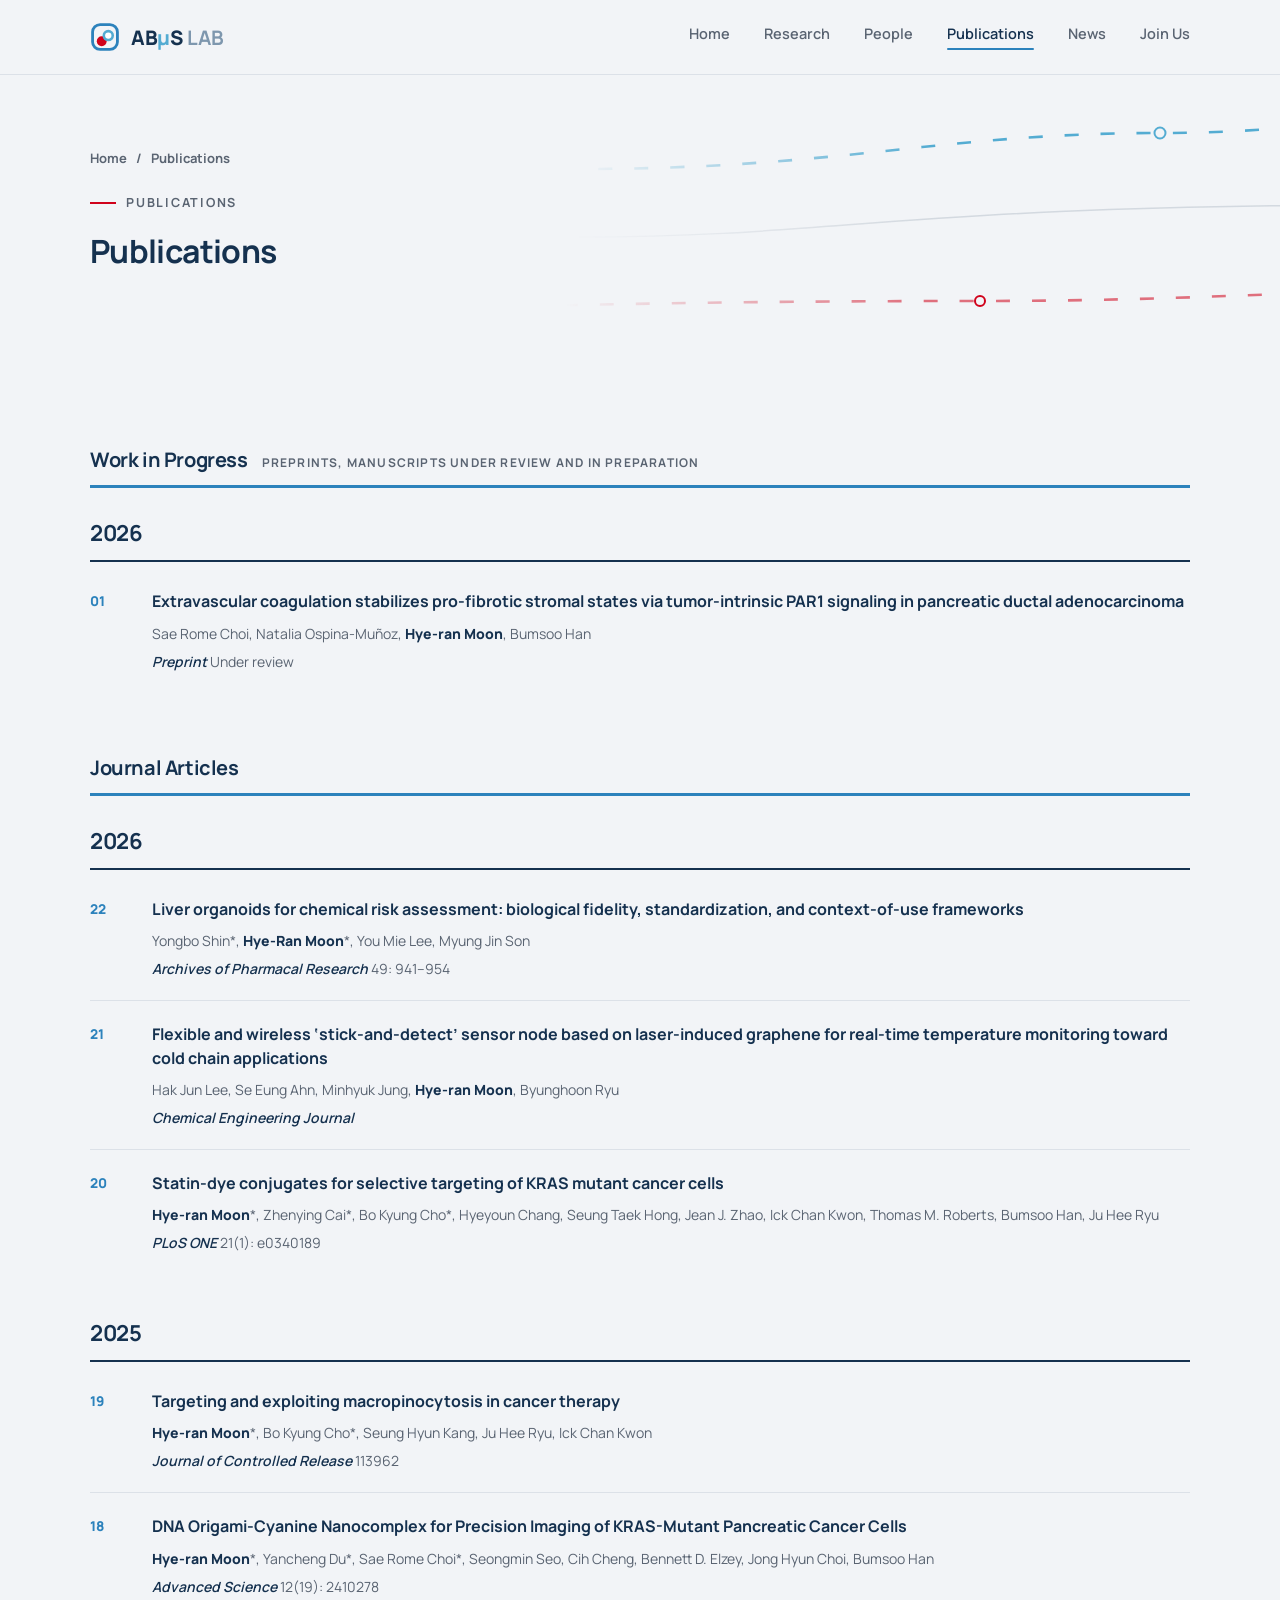
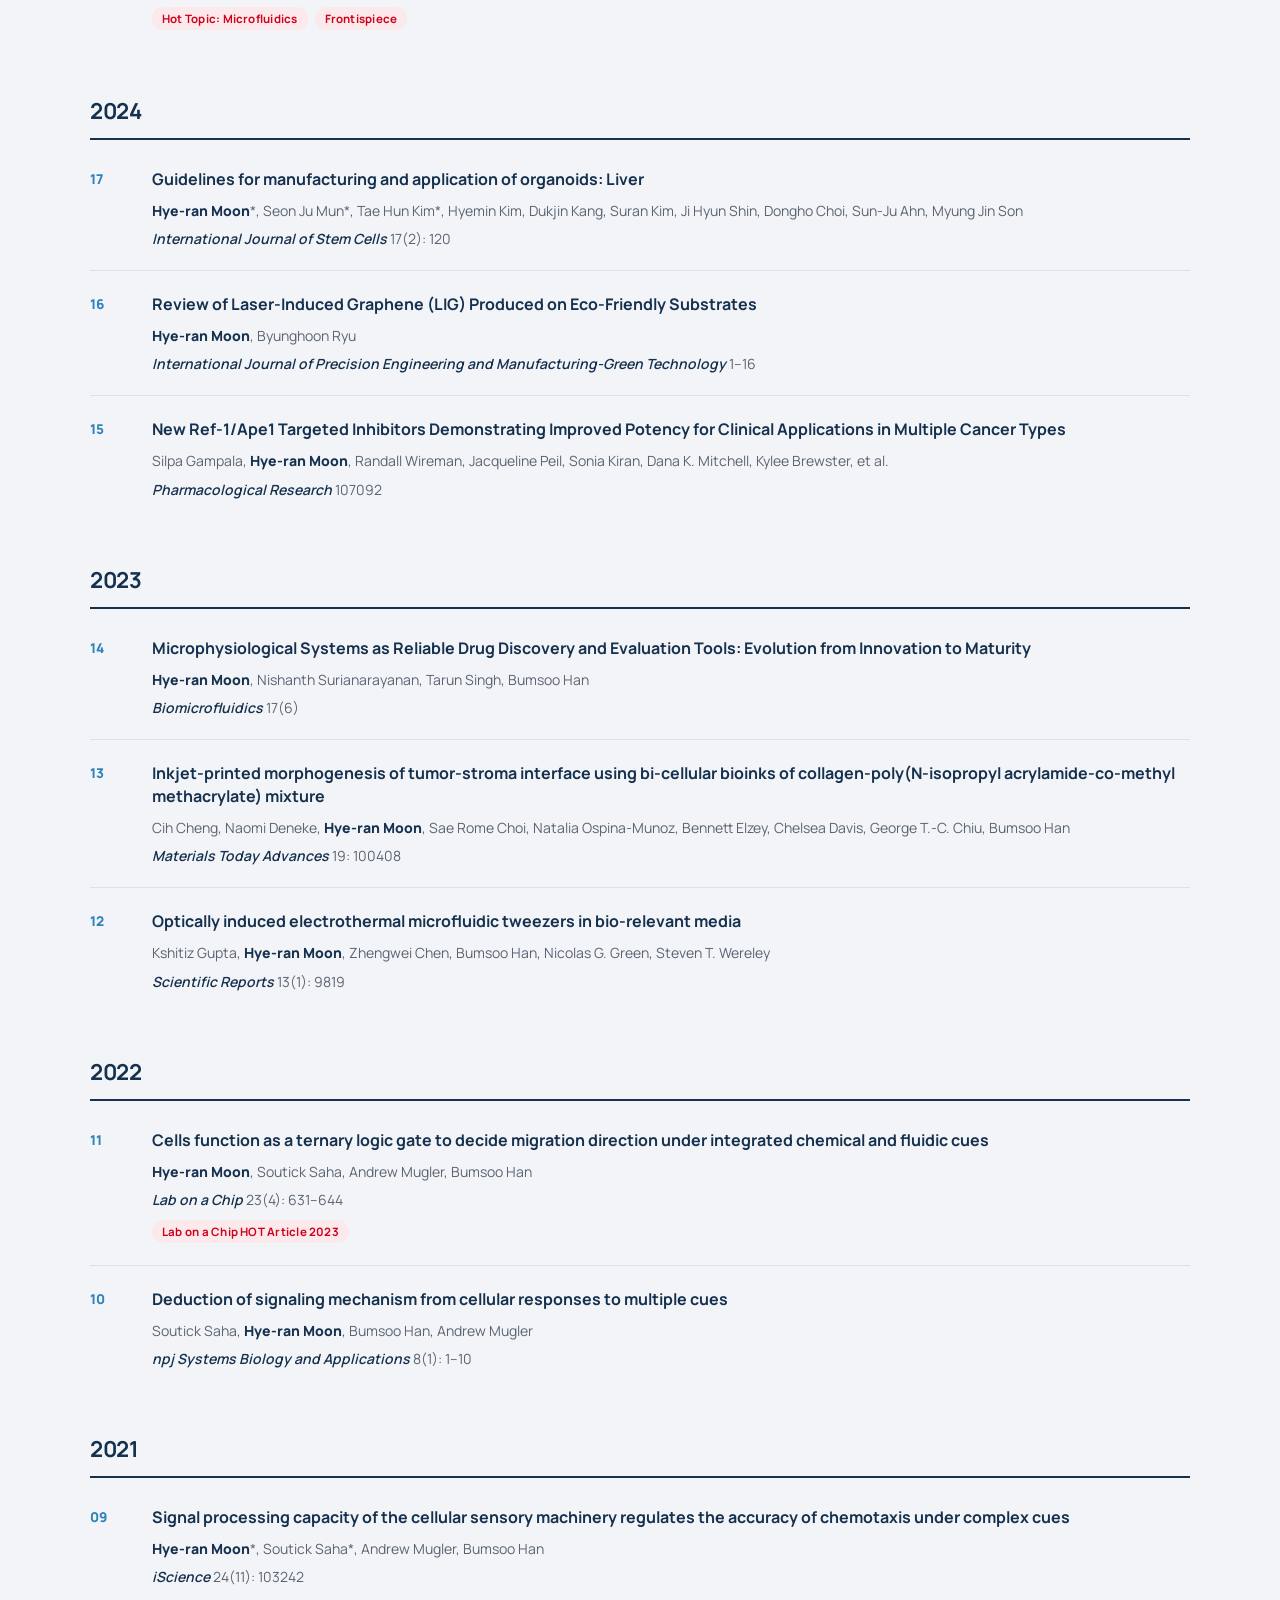
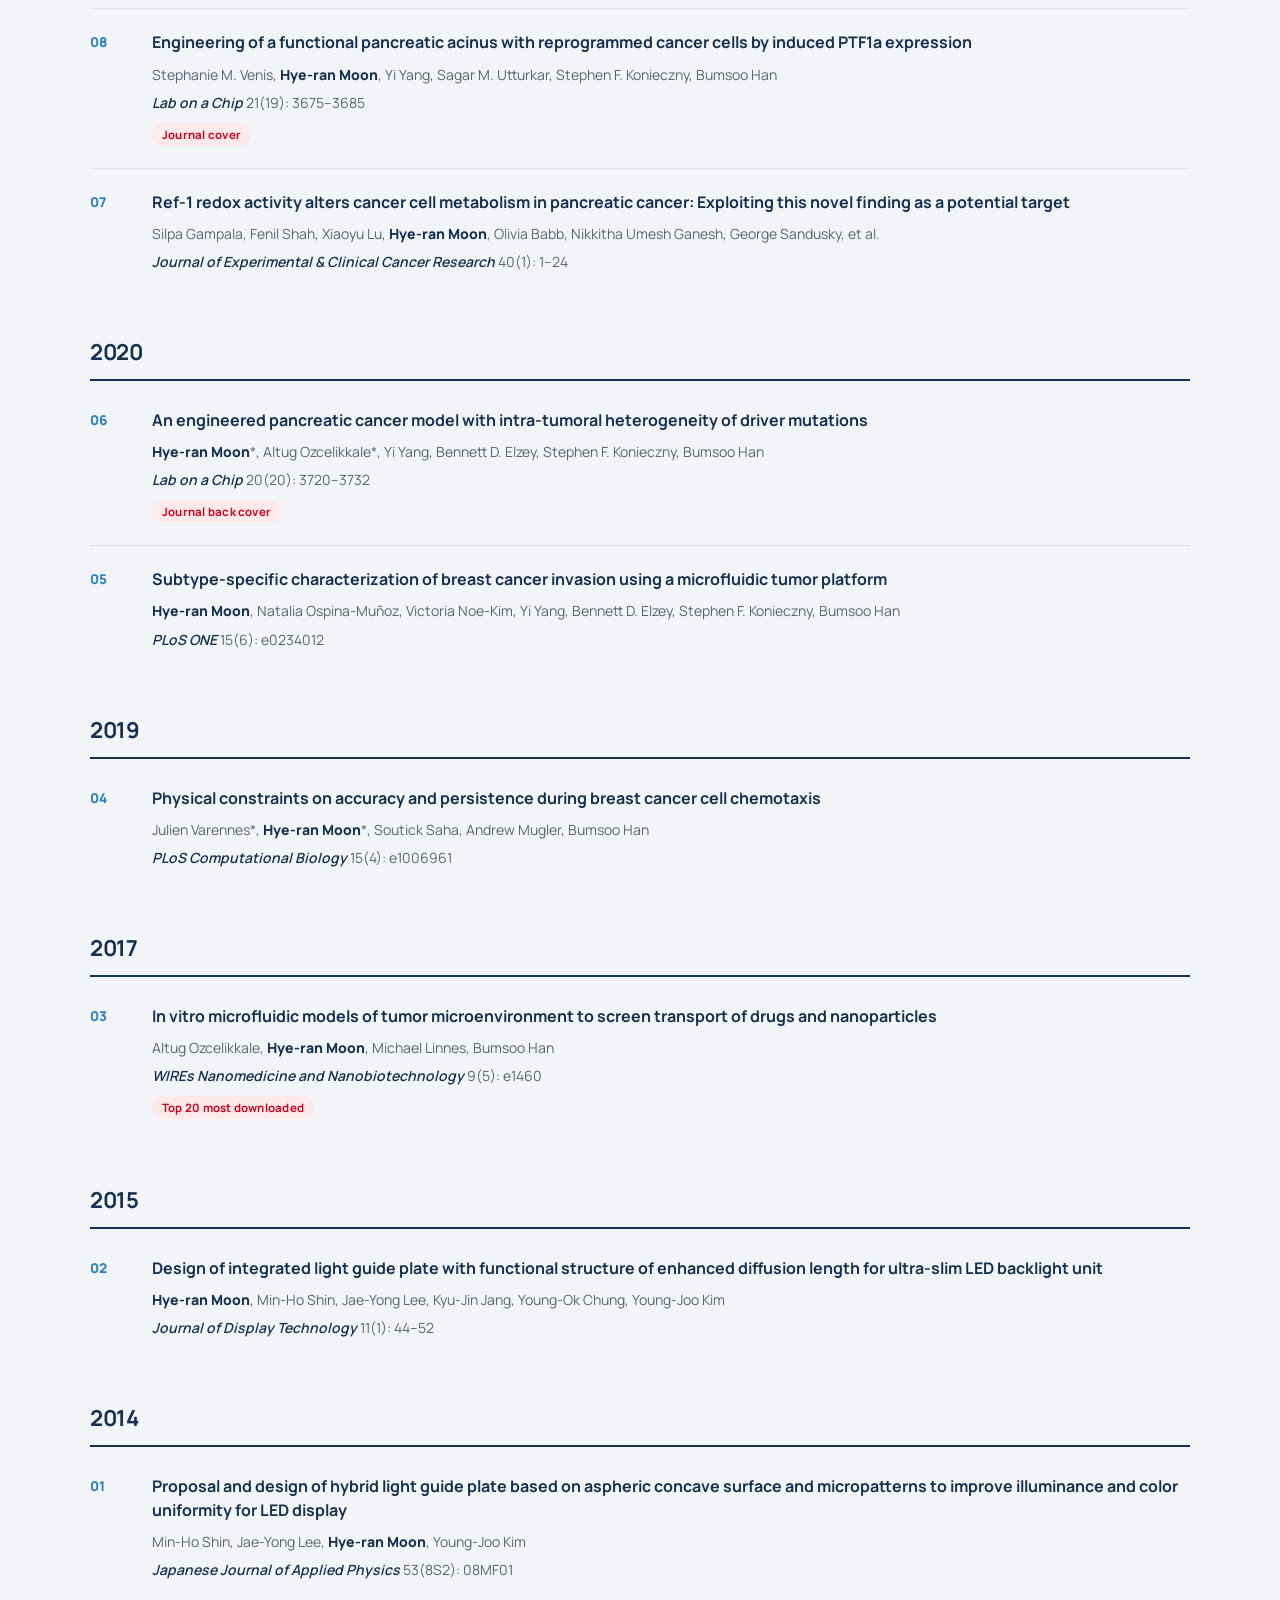
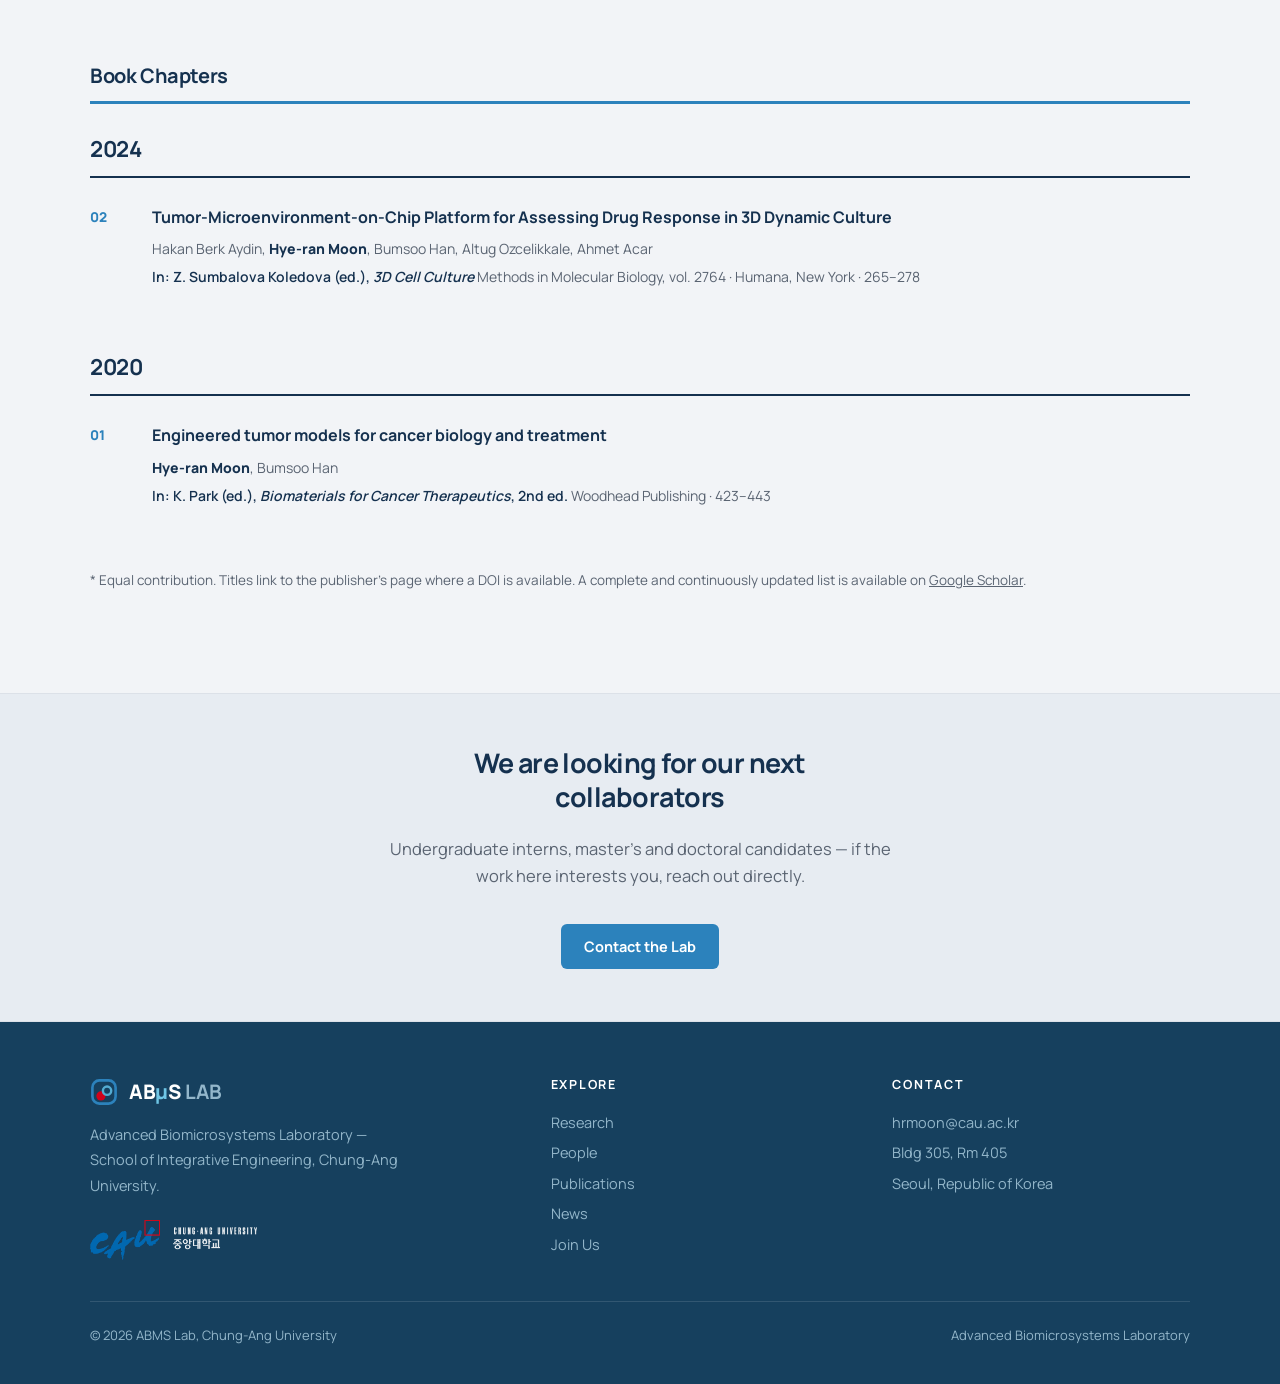
<file: publications.html>
<!DOCTYPE html>
<html lang="en">
<head>
<meta charset="UTF-8">
<meta name="viewport" content="width=device-width, initial-scale=1">
<title>Publications — ABMS Lab</title>
<link rel="preconnect" href="https://fonts.googleapis.com">
<link href="https://fonts.googleapis.com/css2?family=Manrope:wght@400;500;600;700;800&display=swap" rel="stylesheet">
<link rel="stylesheet" href="abms-styles.css">
</head>
<body>

<header>
  <nav>
    <input type="checkbox" id="nav-toggle" class="nav-toggle">
    <a class="brand" href="index.html">
      <svg width="30" height="30" viewBox="0 0 64 64" fill="none" aria-hidden="true"><rect x="5.5" y="5.5" width="53" height="53" rx="16" stroke="#2C82BC" stroke-width="6"></rect><circle cx="25" cy="41" r="10.5" fill="#D0021B"></circle><circle cx="39" cy="29" r="9.5" fill="#FFFFFF" stroke="#54ACD2" stroke-width="5.5"></circle></svg>
      <span class="brand-txt">AB<span class="mu">μ</span>S<span class="lab"> LAB</span></span>
    </a>
    <label for="nav-toggle" class="hamburger" aria-label="Open menu">
      <span></span><span></span><span></span>
    </label>
    <ul class="navlinks">
      <li><a href="index.html">Home</a></li>
      <li><a href="research.html">Research</a></li>
      <li class="has-sub">
        <a href="people.html">People</a>
        <ul class="subnav">
          <li><a href="people.html">Members</a></li>
          <li><a href="people.html#gallery">Gallery</a></li>
        </ul>
      </li>
      <li><a href="publications.html" class="active">Publications</a></li>
      <li><a href="news.html">News</a></li>
      <li><a href="index.html#join">Join Us</a></li>
    </ul>
  </nav>
</header>
<section class="pagehead slim">
  <div class="hero-bg" aria-hidden="true">
    <svg viewBox="0 0 1400 270" preserveAspectRatio="xMidYMid slice">
      <path class="ch" d="M-60 206 C 300 206 380 162 640 162 C 900 162 960 130 1460 130"></path>
      <path class="ch-live" d="M-60 138 C 260 138 380 94 640 94 C 900 94 1000 58 1220 58 C 1330 58 1400 46 1460 46"></path>
      <path class="ch-live red" d="M-60 244 C 340 244 500 226 1040 226 C 1240 226 1360 216 1460 216"></path>
      <circle class="nd" cx="1220" cy="58" r="5.5"></circle>
      <circle class="nd red" cx="1040" cy="226" r="5"></circle>
    </svg>
  </div>
  <div class="hero-glow" aria-hidden="true"></div>
  <div class="wrap">
    <div class="crumb"><a href="index.html">Home</a> <span>/</span> <span>Publications</span></div>
    <span class="eyebrow mono">Publications</span>
    <h1>Publications</h1>
  </div>
</section>

<section class="pubs">
  <div class="wrap">

    <div class="pubgroup">
      <h2>Work in Progress</h2>
      <span class="ct">Preprints, manuscripts under review and in preparation</span>
    </div>

    <div class="yearblock">
      <div class="yearbar"><span class="yr">2026</span></div>
      <div class="pub">
        <div class="n">01</div>
        <div>
          <div class="ti">Extravascular coagulation stabilizes pro-fibrotic stromal states via tumor-intrinsic PAR1 signaling in pancreatic ductal adenocarcinoma</div>
          <div class="au">Sae Rome Choi, Natalia Ospina-Mu&ntilde;oz, <b>Hye-ran Moon</b>, Bumsoo Han</div>
          <div class="jr"><em>Preprint</em> <span class="dt">Under review</span></div>
        </div>
      </div>
    </div>
    <div class="pubgroup second">
      <h2>Journal Articles</h2>
    </div>

      <div class="yearblock">
        <div class="yearbar">
          <span class="yr">2026</span>
        </div>
        <div class="pub">
          <div class="n">22</div>
          <div>
            <div class="ti"><a href="https://doi.org/10.1007/s12272-026-01627-8" target="_blank" rel="noopener">Liver organoids for chemical risk assessment: biological fidelity, standardization, and context-of-use frameworks</a></div>
            <div class="au">Yongbo Shin*, <b>Hye-Ran Moon</b>*, You Mie Lee, Myung Jin Son</div>
            <div class="jr"><em>Archives of Pharmacal Research</em> <span class="dt">49: 941–954</span></div>
          </div>
        </div>
        <div class="pub">
          <div class="n">21</div>
          <div>
            <div class="ti"><a href="https://doi.org/10.1016/j.cej.2026.175415" target="_blank" rel="noopener">Flexible and wireless ‘stick-and-detect’ sensor node based on laser-induced graphene for real-time temperature monitoring toward cold chain applications</a></div>
            <div class="au">Hak Jun Lee, Se Eung Ahn, Minhyuk Jung, <b>Hye-ran Moon</b>, Byunghoon Ryu</div>
            <div class="jr"><em>Chemical Engineering Journal</em></div>
          </div>
        </div>
        <div class="pub">
          <div class="n">20</div>
          <div>
            <div class="ti"><a href="https://doi.org/10.1371/journal.pone.0340189" target="_blank" rel="noopener">Statin-dye conjugates for selective targeting of KRAS mutant cancer cells</a></div>
            <div class="au"><b>Hye-ran Moon</b>*, Zhenying Cai*, Bo Kyung Cho*, Hyeyoun Chang, Seung Taek Hong, Jean J. Zhao, Ick Chan Kwon, Thomas M. Roberts, Bumsoo Han, Ju Hee Ryu</div>
            <div class="jr"><em>PLoS ONE</em> <span class="dt">21(1): e0340189</span></div>
          </div>
        </div>
      </div>
      <div class="yearblock">
        <div class="yearbar">
          <span class="yr">2025</span>
        </div>
        <div class="pub">
          <div class="n">19</div>
          <div>
            <div class="ti"><a href="https://doi.org/10.1016/j.jconrel.2025.113962" target="_blank" rel="noopener">Targeting and exploiting macropinocytosis in cancer therapy</a></div>
            <div class="au"><b>Hye-ran Moon</b>*, Bo Kyung Cho*, Seung Hyun Kang, Ju Hee Ryu, Ick Chan Kwon</div>
            <div class="jr"><em>Journal of Controlled Release</em> <span class="dt">113962</span></div>
          </div>
        </div>
        <div class="pub">
          <div class="n">18</div>
          <div>
            <div class="ti"><a href="https://doi.org/10.1002/advs.202410278" target="_blank" rel="noopener">DNA Origami-Cyanine Nanocomplex for Precision Imaging of KRAS-Mutant Pancreatic Cancer Cells</a></div>
            <div class="au"><b>Hye-ran Moon</b>*, Yancheng Du*, Sae Rome Choi*, Seongmin Seo, Cih Cheng, Bennett D. Elzey, Jong Hyun Choi, Bumsoo Han</div>
            <div class="jr"><em>Advanced Science</em> <span class="dt">12(19): 2410278</span></div>
            <div class="badges"><span class="badge hl">Hot Topic: Microfluidics</span><span class="badge hl">Frontispiece</span></div>
          </div>
        </div>
      </div>
      <div class="yearblock">
        <div class="yearbar">
          <span class="yr">2024</span>
        </div>
        <div class="pub">
          <div class="n">17</div>
          <div>
            <div class="ti">Guidelines for manufacturing and application of organoids: Liver</div>
            <div class="au"><b>Hye-ran Moon</b>*, Seon Ju Mun*, Tae Hun Kim*, Hyemin Kim, Dukjin Kang, Suran Kim, Ji Hyun Shin, Dongho Choi, Sun-Ju Ahn, Myung Jin Son</div>
            <div class="jr"><em>International Journal of Stem Cells</em> <span class="dt">17(2): 120</span></div>
          </div>
        </div>
        <div class="pub">
          <div class="n">16</div>
          <div>
            <div class="ti"><a href="https://doi.org/10.1007/s40684-024-00595-y" target="_blank" rel="noopener">Review of Laser-Induced Graphene (LIG) Produced on Eco-Friendly Substrates</a></div>
            <div class="au"><b>Hye-ran Moon</b>, Byunghoon Ryu</div>
            <div class="jr"><em>International Journal of Precision Engineering and Manufacturing-Green Technology</em> <span class="dt">1–16</span></div>
          </div>
        </div>
        <div class="pub">
          <div class="n">15</div>
          <div>
            <div class="ti"><a href="https://doi.org/10.1016/j.phrs.2024.107092" target="_blank" rel="noopener">New Ref-1/Ape1 Targeted Inhibitors Demonstrating Improved Potency for Clinical Applications in Multiple Cancer Types</a></div>
            <div class="au">Silpa Gampala, <b>Hye-ran Moon</b>, Randall Wireman, Jacqueline Peil, Sonia Kiran, Dana K. Mitchell, Kylee Brewster, et al.</div>
            <div class="jr"><em>Pharmacological Research</em> <span class="dt">107092</span></div>
          </div>
        </div>
      </div>
      <div class="yearblock">
        <div class="yearbar">
          <span class="yr">2023</span>
        </div>
        <div class="pub">
          <div class="n">14</div>
          <div>
            <div class="ti"><a href="https://doi.org/10.1063/5.0179444" target="_blank" rel="noopener">Microphysiological Systems as Reliable Drug Discovery and Evaluation Tools: Evolution from Innovation to Maturity</a></div>
            <div class="au"><b>Hye-ran Moon</b>, Nishanth Surianarayanan, Tarun Singh, Bumsoo Han</div>
            <div class="jr"><em>Biomicrofluidics</em> <span class="dt">17(6)</span></div>
          </div>
        </div>
        <div class="pub">
          <div class="n">13</div>
          <div>
            <div class="ti">Inkjet-printed morphogenesis of tumor-stroma interface using bi-cellular bioinks of collagen-poly(N-isopropyl acrylamide-co-methyl methacrylate) mixture</div>
            <div class="au">Cih Cheng, Naomi Deneke, <b>Hye-ran Moon</b>, Sae Rome Choi, Natalia Ospina-Munoz, Bennett Elzey, Chelsea Davis, George T.-C. Chiu, Bumsoo Han</div>
            <div class="jr"><em>Materials Today Advances</em> <span class="dt">19: 100408</span></div>
          </div>
        </div>
        <div class="pub">
          <div class="n">12</div>
          <div>
            <div class="ti">Optically induced electrothermal microfluidic tweezers in bio-relevant media</div>
            <div class="au">Kshitiz Gupta, <b>Hye-ran Moon</b>, Zhengwei Chen, Bumsoo Han, Nicolas G. Green, Steven T. Wereley</div>
            <div class="jr"><em>Scientific Reports</em> <span class="dt">13(1): 9819</span></div>
          </div>
        </div>
      </div>
      <div class="yearblock">
        <div class="yearbar">
          <span class="yr">2022</span>
        </div>
        <div class="pub">
          <div class="n">11</div>
          <div>
            <div class="ti"><a href="https://doi.org/10.1039/D2LC00807F" target="_blank" rel="noopener">Cells function as a ternary logic gate to decide migration direction under integrated chemical and fluidic cues</a></div>
            <div class="au"><b>Hye-ran Moon</b>, Soutick Saha, Andrew Mugler, Bumsoo Han</div>
            <div class="jr"><em>Lab on a Chip</em> <span class="dt">23(4): 631–644</span></div>
            <div class="badges"><span class="badge hl">Lab on a Chip HOT Article 2023</span></div>
          </div>
        </div>
        <div class="pub">
          <div class="n">10</div>
          <div>
            <div class="ti">Deduction of signaling mechanism from cellular responses to multiple cues</div>
            <div class="au">Soutick Saha, <b>Hye-ran Moon</b>, Bumsoo Han, Andrew Mugler</div>
            <div class="jr"><em>npj Systems Biology and Applications</em> <span class="dt">8(1): 1–10</span></div>
          </div>
        </div>
      </div>
      <div class="yearblock">
        <div class="yearbar">
          <span class="yr">2021</span>
        </div>
        <div class="pub">
          <div class="n">09</div>
          <div>
            <div class="ti"><a href="https://doi.org/10.1016/j.isci.2021.103242" target="_blank" rel="noopener">Signal processing capacity of the cellular sensory machinery regulates the accuracy of chemotaxis under complex cues</a></div>
            <div class="au"><b>Hye-ran Moon</b>*, Soutick Saha*, Andrew Mugler, Bumsoo Han</div>
            <div class="jr"><em>iScience</em> <span class="dt">24(11): 103242</span></div>
          </div>
        </div>
        <div class="pub">
          <div class="n">08</div>
          <div>
            <div class="ti"><a href="https://doi.org/10.1039/D1LC00350J" target="_blank" rel="noopener">Engineering of a functional pancreatic acinus with reprogrammed cancer cells by induced PTF1a expression</a></div>
            <div class="au">Stephanie M. Venis, <b>Hye-ran Moon</b>, Yi Yang, Sagar M. Utturkar, Stephen F. Konieczny, Bumsoo Han</div>
            <div class="jr"><em>Lab on a Chip</em> <span class="dt">21(19): 3675–3685</span></div>
            <div class="badges"><span class="badge hl">Journal cover</span></div>
          </div>
        </div>
        <div class="pub">
          <div class="n">07</div>
          <div>
            <div class="ti">Ref-1 redox activity alters cancer cell metabolism in pancreatic cancer: Exploiting this novel finding as a potential target</div>
            <div class="au">Silpa Gampala, Fenil Shah, Xiaoyu Lu, <b>Hye-ran Moon</b>, Olivia Babb, Nikkitha Umesh Ganesh, George Sandusky, et al.</div>
            <div class="jr"><em>Journal of Experimental &amp; Clinical Cancer Research</em> <span class="dt">40(1): 1–24</span></div>
          </div>
        </div>
      </div>
      <div class="yearblock">
        <div class="yearbar">
          <span class="yr">2020</span>
        </div>
        <div class="pub">
          <div class="n">06</div>
          <div>
            <div class="ti"><a href="https://doi.org/10.1039/D0LC00707B" target="_blank" rel="noopener">An engineered pancreatic cancer model with intra-tumoral heterogeneity of driver mutations</a></div>
            <div class="au"><b>Hye-ran Moon</b>*, Altug Ozcelikkale*, Yi Yang, Bennett D. Elzey, Stephen F. Konieczny, Bumsoo Han</div>
            <div class="jr"><em>Lab on a Chip</em> <span class="dt">20(20): 3720–3732</span></div>
            <div class="badges"><span class="badge hl">Journal back cover</span></div>
          </div>
        </div>
        <div class="pub">
          <div class="n">05</div>
          <div>
            <div class="ti"><a href="https://doi.org/10.1371/journal.pone.0234012" target="_blank" rel="noopener">Subtype-specific characterization of breast cancer invasion using a microfluidic tumor platform</a></div>
            <div class="au"><b>Hye-ran Moon</b>, Natalia Ospina-Muñoz, Victoria Noe-Kim, Yi Yang, Bennett D. Elzey, Stephen F. Konieczny, Bumsoo Han</div>
            <div class="jr"><em>PLoS ONE</em> <span class="dt">15(6): e0234012</span></div>
          </div>
        </div>
      </div>
      <div class="yearblock">
        <div class="yearbar">
          <span class="yr">2019</span>
        </div>
        <div class="pub">
          <div class="n">04</div>
          <div>
            <div class="ti"><a href="https://doi.org/10.1371/journal.pcbi.1006961" target="_blank" rel="noopener">Physical constraints on accuracy and persistence during breast cancer cell chemotaxis</a></div>
            <div class="au">Julien Varennes*, <b>Hye-ran Moon</b>*, Soutick Saha, Andrew Mugler, Bumsoo Han</div>
            <div class="jr"><em>PLoS Computational Biology</em> <span class="dt">15(4): e1006961</span></div>
          </div>
        </div>
      </div>
      <div class="yearblock">
        <div class="yearbar">
          <span class="yr">2017</span>
        </div>
        <div class="pub">
          <div class="n">03</div>
          <div>
            <div class="ti"><a href="https://doi.org/10.1002/wnan.1460" target="_blank" rel="noopener">In vitro microfluidic models of tumor microenvironment to screen transport of drugs and nanoparticles</a></div>
            <div class="au">Altug Ozcelikkale, <b>Hye-ran Moon</b>, Michael Linnes, Bumsoo Han</div>
            <div class="jr"><em>WIREs Nanomedicine and Nanobiotechnology</em> <span class="dt">9(5): e1460</span></div>
            <div class="badges"><span class="badge hl">Top 20 most downloaded</span></div>
          </div>
        </div>
      </div>
      <div class="yearblock">
        <div class="yearbar">
          <span class="yr">2015</span>
        </div>
        <div class="pub">
          <div class="n">02</div>
          <div>
            <div class="ti">Design of integrated light guide plate with functional structure of enhanced diffusion length for ultra-slim LED backlight unit</div>
            <div class="au"><b>Hye-ran Moon</b>, Min-Ho Shin, Jae-Yong Lee, Kyu-Jin Jang, Young-Ok Chung, Young-Joo Kim</div>
            <div class="jr"><em>Journal of Display Technology</em> <span class="dt">11(1): 44–52</span></div>
          </div>
        </div>
      </div>
      <div class="yearblock">
        <div class="yearbar">
          <span class="yr">2014</span>
        </div>
        <div class="pub">
          <div class="n">01</div>
          <div>
            <div class="ti">Proposal and design of hybrid light guide plate based on aspheric concave surface and micropatterns to improve illuminance and color uniformity for LED display</div>
            <div class="au">Min-Ho Shin, Jae-Yong Lee, <b>Hye-ran Moon</b>, Young-Joo Kim</div>
            <div class="jr"><em>Japanese Journal of Applied Physics</em> <span class="dt">53(8S2): 08MF01</span></div>
          </div>
        </div>
      </div>
    <div class="pubgroup second">
      <h2>Book Chapters</h2>
    </div>

    <div class="yearblock">
      <div class="yearbar"><span class="yr">2024</span></div>
      <div class="pub">
        <div class="n">02</div>
        <div>
          <div class="ti"><a href="https://doi.org/10.1007/978-1-0716-3674-9_17" target="_blank" rel="noopener">Tumor-Microenvironment-on-Chip Platform for Assessing Drug Response in 3D Dynamic Culture</a></div>
          <div class="au">Hakan Berk Aydin, <b>Hye-ran Moon</b>, Bumsoo Han, Altug Ozcelikkale, Ahmet Acar</div>
          <div class="jr">In: Z. Sumbalova Koledova (ed.), <em>3D Cell Culture</em> <span class="dt">Methods in Molecular Biology, vol. 2764 &middot; Humana, New York &middot; 265&ndash;278</span></div>
        </div>
      </div>
    </div>

    <div class="yearblock">
      <div class="yearbar"><span class="yr">2020</span></div>
      <div class="pub">
        <div class="n">01</div>
        <div>
          <div class="ti"><a href="https://doi.org/10.1016/B978-0-08-102983-1.00015-6" target="_blank" rel="noopener">Engineered tumor models for cancer biology and treatment</a></div>
          <div class="au"><b>Hye-ran Moon</b>, Bumsoo Han</div>
          <div class="jr">In: K. Park (ed.), <em>Biomaterials for Cancer Therapeutics</em>, 2nd ed. <span class="dt">Woodhead Publishing &middot; 423&ndash;443</span></div>
        </div>
      </div>
    </div>

    <p class="pubnote">
      * Equal contribution. Titles link to the publisher's page where a DOI is available.
      A complete and continuously updated list is available on
      <a href="https://scholar.google.com/citations?user=2_Djq7kAAAAJ&amp;hl=en" target="_blank" rel="noopener">Google Scholar</a>.
    </p>
  </div>
</section>

<!-- ============ CTA BAND ============ -->
<section class="band">
  <div class="wrap">
    <h2>We are looking for our next collaborators</h2>
    <p>
      Undergraduate interns, master's and doctoral candidates — if the work here
      interests you, reach out directly.
    </p>
    <a class="btn" href="mailto:hrmoon@cau.ac.kr?subject=ABMS%20Lab%20Inquiry">Contact the Lab</a>
  </div>
</section>

<!-- ============ FOOTER ============ -->
<footer>
  <div class="wrap">
    <div class="fcols">
      <div>
        <a class="brand" href="index.html" style="text-decoration:none;">
          <svg width="28" height="28" viewBox="0 0 64 64" fill="none" aria-hidden="true"><rect x="5.5" y="5.5" width="53" height="53" rx="16" stroke="#2C82BC" stroke-width="6"></rect><circle cx="25" cy="41" r="10.5" fill="#D0021B"></circle><circle cx="39" cy="29" r="9.5" fill="#16405E" stroke="#54ACD2" stroke-width="5.5"></circle></svg>
          <span class="brand-txt">AB<span class="mu">μ</span>S<span class="lab"> LAB</span></span>
        </a>
        <p>Advanced Biomicrosystems Laboratory — School of Integrative Engineering, Chung-Ang University.</p>
        <a class="cau-sig" href="https://www.cau.ac.kr/" target="_blank" rel="noopener">
          <img src="assets/brand/cau-signature.png" width="577" height="138"
               alt="Chung-Ang University">
        </a>
      </div>
      <div>
        <h4>Explore</h4>
        <ul>
          <li><a href="research.html">Research</a></li>
          <li><a href="people.html">People</a></li>
          <li><a href="publications.html">Publications</a></li>
          <li><a href="news.html">News</a></li>
          <li><a href="index.html#join">Join Us</a></li>
        </ul>
      </div>
      <div>
        <h4>Contact</h4>
        <ul>
          <li><a href="mailto:hrmoon@cau.ac.kr">hrmoon@cau.ac.kr</a></li>
          <li>Bldg 305, Rm 405</li>
          <li>Seoul, Republic of Korea</li>
        </ul>
      </div>
    </div>
    <div class="fbot">
      <span>© 2026 ABMS Lab, Chung-Ang University</span>
      <span>Advanced Biomicrosystems Laboratory</span>
    </div>
  </div>
</footer>




</body>
</html>
</file>
<file: abms-styles.css>
:root{
    --navy:#15314F;
    --navy-deep:#16405E;
    --blue:#2C82BC;
    --cyan:#54ACD2;
    --blue-soft:#E4F1F8;
    --red:#D0021B;
    --white:#FFFFFF;
    --off:#F2F4F7;
    --paper:#F2F4F7;
    --gray:#5A6472;
    --line:#DCE1E8;
  }
  *{box-sizing:border-box;}
  html{scroll-behavior:smooth;}
  body{
    margin:0;
    font-family:'Manrope',sans-serif;
    color:var(--navy);
    background:var(--paper);
    -webkit-font-smoothing:antialiased;
    overflow-x:hidden;
  }
  h1,h2,h3,h4{margin:0;letter-spacing:-0.02em;line-height:1.12;}
  p{margin:0;}
  a{color:inherit;}
  .mono{
    font-family:'Manrope',sans-serif;
    font-weight:700;
    font-size:12.5px;
    letter-spacing:0.14em;
    text-transform:uppercase;
  }
  section[id], span[id]{scroll-margin-top:90px;}
  .wrap{max-width:1180px;margin:0 auto;padding:0 40px;}
  :focus-visible{outline:2px solid var(--blue);outline-offset:3px;}
  @media(max-width:820px){.wrap{padding:0 22px;}}

  /* ---------- NAV ---------- */
  header{
    position:sticky;top:0;z-index:60;
    background:rgba(242,244,247,0.94);
    backdrop-filter:blur(12px);
    border-bottom:1px solid var(--line);
  }
  nav{
    max-width:1180px;margin:0 auto;padding:0 40px;
    height:74px;
    display:flex;align-items:center;justify-content:space-between;gap:32px;
  }
  .brand{display:flex;align-items:center;gap:11px;text-decoration:none;flex-shrink:0;}
  .brand-txt{font-weight:800;font-size:20px;letter-spacing:-0.02em;color:var(--navy);}
  .brand-txt .mu{color:var(--cyan);}
  .brand-txt .lab{color:#7E97AE;font-weight:700;letter-spacing:0.01em;}
  footer .brand-txt .mu{color:#6FC6E6;}
  footer .brand-txt .lab{color:#93B6CA;}
  .navlinks{display:flex;gap:34px;list-style:none;margin:0 0 0 auto;padding:0;
    font-size:14.5px;font-weight:600;}
  .navlinks a{text-decoration:none;color:var(--gray);transition:color .15s;}
  .navlinks a:hover{color:var(--navy);}
  /* nav dropdown */
  .navlinks .has-sub{position:relative;}
  .subnav{
    position:absolute;top:calc(100% + 20px);left:-16px;
    min-width:158px;list-style:none;margin:0;padding:6px;
    background:var(--white);
    border:1px solid var(--line);border-radius:9px;
    box-shadow:0 14px 34px rgba(20,42,68,.13);
    opacity:0;visibility:hidden;transform:translateY(-5px);
    transition:opacity .15s,transform .15s,visibility .15s;
    z-index:70;
  }
  /* bridges the gap so the menu survives the trip from the label */
  .subnav::before{content:'';position:absolute;left:0;right:0;top:-24px;height:24px;}
  .has-sub:hover > .subnav,
  .has-sub:focus-within > .subnav{opacity:1;visibility:visible;transform:none;}
  .subnav a{
    display:block;padding:9px 13px;border-radius:6px;
    font-size:14px;font-weight:600;color:var(--gray);white-space:nowrap;
  }
  .subnav a:hover{background:var(--off);color:var(--navy);}

  .btn{
    display:inline-flex;align-items:center;justify-content:center;gap:8px;
    font-weight:700;font-size:14.5px;
    padding:12px 22px;border-radius:6px;
    text-decoration:none;border:1.5px solid transparent;
    transition:transform .15s, background .15s, color .15s;
    white-space:nowrap;
  }
  .btn-blue{background:var(--blue);color:var(--white);}
  .btn-blue:hover{transform:translateY(-1px);background:#1C6F9E;}
  .btn-outline{border-color:var(--line);color:var(--navy);background:var(--white);}
  .btn-outline:hover{border-color:var(--navy);}
  .btn-ghost-light{border-color:rgba(255,255,255,0.4);color:var(--white);}
  .btn-ghost-light:hover{background:var(--white);color:var(--navy);}
  /* mobile menu (CSS-only, no JS) */
  .nav-toggle{display:none;}
  .hamburger{display:none;}
  @media(max-width:900px){
    nav{
      padding:0 22px;
      height:auto;min-height:64px;
      flex-wrap:wrap;
      row-gap:0;
      padding-top:12px;padding-bottom:12px;
    }
    .hamburger{
      display:flex;flex-direction:column;justify-content:center;gap:5px;
      margin-left:auto;padding:10px 4px;cursor:pointer;
    }
    .hamburger span{
      display:block;width:23px;height:2px;border-radius:2px;
      background:var(--navy);
      transition:transform .22s ease, opacity .18s ease;
    }
    .nav-toggle:checked ~ .hamburger span:nth-child(1){transform:translateY(7px) rotate(45deg);}
    .nav-toggle:checked ~ .hamburger span:nth-child(2){opacity:0;}
    .nav-toggle:checked ~ .hamburger span:nth-child(3){transform:translateY(-7px) rotate(-45deg);}
    .navlinks{
      display:none;
      flex-basis:100%;
      flex-direction:column;
      gap:0;margin:0;padding:6px 0 10px;
    }
    .nav-toggle:checked ~ .navlinks{display:flex;}
    .navlinks li{border-top:1px solid var(--line);}
    .navlinks a{display:block;padding:14px 2px;font-size:16px;}
    .navlinks a.active{color:var(--blue);}
    .navlinks a.active::after{display:none;}
    .navlinks .has-sub{position:static;}
    .subnav{
      position:static;opacity:1;visibility:visible;transform:none;
      background:transparent;border:0;box-shadow:none;
      padding:0 0 0 16px;min-width:0;
    }
    .subnav::before{display:none;}
    .subnav a{padding:12px 2px;font-size:15px;}
  }

  /* ---------- HERO ---------- */
  .hero{
    position:relative;
    background:var(--off);
    color:var(--navy);
    padding:96px 0 92px;
    overflow:hidden;
  }
  .hero .wrap{position:relative;z-index:3;}
  .hero-bg{
    position:absolute;inset:0;z-index:1;opacity:1;
    -webkit-mask-image:linear-gradient(95deg,transparent 0%,transparent 45%,#000 72%,#000 100%);
    mask-image:linear-gradient(95deg,transparent 0%,transparent 45%,#000 72%,#000 100%);
  }
  .hero-bg svg{width:100%;height:100%;display:block;}
  .ch{fill:none;stroke:rgba(32,56,84,.14);stroke-width:1.5;}
  .ch-live{
    fill:none;stroke:var(--cyan);stroke-width:2.6;opacity:1;
    stroke-dasharray:14 22;
    animation:dash 3s linear infinite;
  }
  .ch-live.red{stroke:var(--red);animation-duration:4.2s;opacity:.55;}
  @keyframes dash{to{stroke-dashoffset:-144;}}
  .nd{fill:var(--off);stroke:var(--cyan);stroke-width:2;}
  .nd.red{stroke:var(--red);}
  .hero-glow{display:none;}
  .eyebrow{
    display:inline-flex;align-items:center;gap:10px;
    color:var(--gray);margin-bottom:22px;
  }
  .eyebrow::before{
    content:'';width:26px;height:2px;background:var(--red);display:block;
  }
  .hero h1{
    font-size:clamp(33px,4.3vw,49px);
    font-weight:700;
    line-height:1.14;
    max-width:17ch;
  }
  .hero h1 em{font-style:normal;color:var(--blue);}
  .hero-sub{
    margin-top:22px;max-width:56ch;
    font-size:17px;line-height:1.7;
    color:var(--gray);
  }
  .hero-cta{margin-top:34px;display:flex;gap:14px;flex-wrap:wrap;}
  @media(max-width:820px){
    .hero{padding:74px 0 70px;}
    /* at phone width the text spans the full column, so the line art steps back */
    .hero-bg{opacity:.3;-webkit-mask-image:none;mask-image:none;}
  }
  @media(max-width:560px){
    .hero{padding:56px 0 54px;}
    .hero h1{font-size:29px;}
    .hero-sub{font-size:16px;}
    .hero-cta .btn{width:100%;}
  }
  @media (prefers-reduced-motion: reduce){
    .ch-live{animation:none;}html{scroll-behavior:auto;}
  }

  /* ---------- SECTION SHELL ---------- */
  section{padding:104px 0;}
  .sec-head{max-width:720px;margin-bottom:60px;}
  .sec-head .mono{color:var(--blue);display:block;margin-bottom:16px;}
  .sec-head h2{font-size:clamp(25px,2.9vw,34px);font-weight:700;line-height:1.2;}
  .sec-head p{margin-top:18px;font-size:16px;line-height:1.72;color:var(--gray);}

  /* ---------- RESEARCH ACCORDION ---------- */
  .platform{background:var(--paper);}
  .racc-hint{
    font-size:13px;font-weight:700;letter-spacing:.1em;text-transform:uppercase;
    color:var(--gray);margin-bottom:18px;
  }
  .racc{
    border:1px solid var(--line);border-radius:12px;
    background:var(--white);
    margin-bottom:14px;overflow:hidden;
    transition:border-color .18s, box-shadow .18s;
  }
  .racc:hover{border-color:#BCCBD9;}
  .racc[open]{
    border-color:var(--blue);
    box-shadow:0 10px 34px rgba(20,42,68,.08);
  }
  .racc > summary{
    list-style:none;cursor:pointer;
    display:grid;grid-template-columns:56px 1fr 34px;
    gap:22px;align-items:start;
    padding:26px 28px;
  }
  .racc > summary::-webkit-details-marker{display:none;}
  .rnum{
    font-size:14px;font-weight:800;color:var(--blue);
    background:var(--blue-soft);border:1.5px solid var(--blue-soft);
    width:46px;height:46px;border-radius:50%;
    display:flex;align-items:center;justify-content:center;
  }
  .racc[open] .rnum{background:var(--blue);border-color:var(--blue);color:var(--white);}
  .rhead{display:block;min-width:0;}
  .rcat{display:block;color:var(--blue);margin-bottom:9px;font-size:11.5px;}
  .racc h3{font-size:20px;font-weight:700;margin-bottom:9px;}
  .racc h3 em{font-style:italic;}
  .rlede{display:block;font-size:15px;line-height:1.7;color:var(--gray);max-width:62ch;}
  .rchev{
    width:32px;height:32px;border-radius:50%;
    border:1.5px solid var(--line);color:var(--blue);
    display:flex;align-items:center;justify-content:center;
    transition:transform .2s, border-color .2s, background .2s;
    margin-top:6px;
  }
  .racc > summary:hover .rchev{border-color:var(--blue);background:var(--blue-soft);}
  .racc[open] .rchev{transform:rotate(180deg);border-color:var(--blue);}

  .rbody{
    padding:4px 28px 30px 126px;
    display:grid;grid-template-columns:1fr;gap:26px;
  }
  .racc-fig{border-radius:10px;overflow:hidden;border:1px solid var(--line);}
  .racc-fig.tile{
    aspect-ratio:16/6;
    display:flex;align-items:center;justify-content:center;
    background-color:#E2EEF7;
    background-image:
      radial-gradient(circle, rgba(44,130,188,.16) 1px, transparent 1.2px),
      linear-gradient(150deg, #EBF4FA 0%, #D6E8F5 100%);
    background-size:14px 14px, 100% 100%;
  }
  .racc-fig.figure{background:var(--white);}
  @media(max-width:820px){
    .racc > summary{grid-template-columns:42px 1fr 28px;gap:14px;padding:20px 18px;}
    .rnum{width:38px;height:38px;font-size:12.5px;}
    .rchev{width:28px;height:28px;margin-top:3px;}
    .racc h3{font-size:17.5px;}
    .rlede{font-size:14.5px;}
    .rbody{padding:0 18px 24px;}
    .racc-fig.tile{aspect-ratio:16/9;}
  }

  /* ---------- FOCUS CARDS ---------- */
  .focus{background:var(--paper);}
  .fgrid{display:grid;grid-template-columns:repeat(2,1fr);gap:22px;}
  .fcard{
    background:var(--white);
    border:1px solid var(--line);
    border-radius:12px;
    padding:0;
    overflow:hidden;
    display:flex;flex-direction:column;
    transition:transform .2s, box-shadow .2s;
  }
  .fcard:hover{transform:translateY(-3px);box-shadow:0 14px 38px rgba(20,42,68,.09);}
  .fvis{
    aspect-ratio:2/1;
    display:flex;align-items:center;justify-content:center;
    background-color:#E2EEF7;
    background-image:
      radial-gradient(circle, rgba(44,130,188,.16) 1px, transparent 1.2px),
      linear-gradient(150deg, #EBF4FA 0%, #D6E8F5 100%);
    background-size:14px 14px, 100% 100%;
    overflow:hidden;
  }
  .fvis svg{
    width:58%;height:auto;display:block;
    transition:transform .35s cubic-bezier(.2,.7,.3,1);
  }
  .fcard:hover .fvis svg{transform:scale(1.045);}
  .fbody{padding:26px 30px 30px;}
  .fcard h3{font-size:18px;font-weight:700;margin-bottom:10px;}
  .fcard p{font-size:15.5px;line-height:1.72;color:var(--gray);}
  @media(max-width:820px){.fgrid{grid-template-columns:1fr;}}
  @media(max-width:560px){
    .fvis{aspect-ratio:16/10;}
    .fvis svg{width:70%;}
    .fbody{padding:22px 24px 26px;}
  }


  /* ---------- PEOPLE PANES (CSS only, driven by :target) ---------- */
  /* Members leads by default; the People dropdown's Gallery link swaps the pair */
  .ppane[data-pane="gallery"]{display:none;}
  #gallery:target ~ .ppane[data-pane="members"]{display:none;}
  #gallery:target ~ .ppane[data-pane="gallery"]{display:block;}

  /* ---------- GALLERY ---------- */
  .ggrid{
    display:grid;grid-template-columns:repeat(3,1fr);gap:20px;
  }
  .ggrid .figbtn{border:1px solid var(--line);border-radius:10px;background:var(--white);}
  .ggrid .figbtn img{aspect-ratio:4/3;object-fit:cover;}
  .ggrid figcaption{font-size:13px;line-height:1.6;color:var(--gray);margin-top:9px;}
  .gempty{
    border:1.5px dashed var(--line);border-radius:12px;
    padding:64px 24px;text-align:center;
  }
  .gempty p{font-size:14.5px;color:var(--gray);margin-top:12px;}
  /* the empty state and the grid are mutually exclusive */
  .ppane[data-pane="gallery"]:has(.ggrid figure) .gempty{display:none;}
  .ppane[data-pane="gallery"]:not(:has(.ggrid figure)) .ggrid{display:none;}
  @media(max-width:900px){.ggrid{grid-template-columns:repeat(2,1fr);}}
  @media(max-width:560px){
    .ggrid{grid-template-columns:1fr;}
  }

  /* ---------- PEOPLE ---------- */
  .people{background:var(--paper);}
  .pi-row{
    display:grid;grid-template-columns:230px 1fr;gap:48px;
    align-items:start;
    padding-bottom:56px;margin-bottom:56px;
    border-bottom:1px solid var(--line);
  }
  .portrait{
    width:100%;aspect-ratio:3/4;border-radius:12px;overflow:hidden;
    background:linear-gradient(150deg,#EBF4FA,#D6E8F5);
    border:1px solid var(--line);
    display:flex;align-items:flex-end;justify-content:center;
    position:relative;
  }
  .portrait img{width:100%;height:100%;object-fit:cover;object-position:50% 12%;display:block;}
  .portrait .ph{
    opacity:.5;margin-bottom:0;
  }
  .pi-row .role{color:var(--blue);display:block;margin-bottom:12px;}
  .pi-row h3{font-size:25px;font-weight:700;margin-bottom:6px;}
  .pi-row .sub{font-size:15.5px;font-weight:700;color:var(--gray);margin-bottom:22px;}
  .pi-row .bio{font-size:15.5px;line-height:1.78;color:var(--gray);max-width:62ch;}
  .pi-row .bio + .bio{margin-top:14px;}
  .pi-links{margin-top:24px;display:flex;gap:10px;flex-wrap:wrap;}
  .pi-links a{
    font-size:13.5px;font-weight:700;text-decoration:none;
    padding:9px 16px;border:1.5px solid var(--line);border-radius:6px;
    color:var(--navy);transition:border-color .15s,color .15s;
  }
  .pi-links a:hover{border-color:var(--blue);color:var(--blue);}

  .team-label{
    display:flex;align-items:baseline;justify-content:space-between;
    gap:20px;flex-wrap:wrap;margin-bottom:30px;
  }
  .team-label h3{font-size:20px;font-weight:700;}
  .team-label .mono{color:var(--gray);}
  .tgrid{
    display:grid;grid-template-columns:repeat(5,1fr);gap:20px;
  }
  .tcard{}
  .tcard .portrait{aspect-ratio:3/4;border-radius:10px;margin-bottom:16px;}
  .tcard h4{font-size:15.5px;font-weight:800;margin-bottom:5px;}
  .tcard .pos{font-size:12.5px;color:var(--blue);font-weight:700;margin-bottom:7px;}
  .tcard .topic{font-size:12.5px;line-height:1.6;color:var(--gray);}
  .tcard.open .portrait{
    background:var(--off);border:1.5px dashed var(--line);
    align-items:center;
  }
  .tcard.open h4{color:var(--gray);}
  @media(max-width:1100px){.tgrid{grid-template-columns:repeat(4,1fr);}}
  @media(max-width:860px){.tgrid{grid-template-columns:repeat(3,1fr);}}
  @media(max-width:620px){.tgrid{grid-template-columns:repeat(2,1fr);}}
  @media(max-width:420px){.tgrid{grid-template-columns:1fr;}
    .tcard .portrait{max-width:200px;}}
  @media(max-width:820px){
    .pi-row{grid-template-columns:1fr;gap:28px;}
    .portrait{max-width:220px;}
  }


  /* ---------- PAGE HEADER (sub-pages) ---------- */
  .pagehead{
    position:relative;
    background:var(--off);
    color:var(--navy);
    padding:96px 0 88px;
    overflow:hidden;
  }
  .pagehead .wrap{position:relative;z-index:3;}
  .pagehead .eyebrow{color:var(--gray);margin-bottom:22px;}
  .pagehead h1{font-size:clamp(28px,3.6vw,40px);font-weight:700;max-width:22ch;}
  .pagehead p{
    margin-top:22px;max-width:58ch;
    font-size:17px;line-height:1.7;color:var(--gray);
  }
  .crumb{
    display:flex;gap:9px;align-items:center;
    font-size:13px;font-weight:700;color:var(--gray);margin-bottom:20px;
  }
  .crumb a{text-decoration:none;}
  .crumb a:hover{color:var(--blue);}
  .navlinks a.active{color:var(--navy);}
  .navlinks a.active::after{
    content:'';display:block;height:2px;background:var(--blue);
    margin-top:5px;border-radius:2px;
  }
  .pagehead.slim{
    padding:48px 0;
    min-height:270px;
    display:flex;align-items:center;
  }
  .pagehead.slim > .wrap{width:100%;}
  .pagehead.slim h1{font-size:32px;line-height:1.18;font-weight:700;max-width:26ch;}
  .pagehead.slim p{margin-top:16px;font-size:16px;max-width:64ch;}
  @media(max-width:820px){
    .pagehead{padding:64px 0 60px;}
    .pagehead.slim{padding:40px 0;min-height:214px;}
    .pagehead.slim h1{font-size:26px;}
  }

  /* ---------- PI DETAIL ---------- */
  .pi-detail{margin-top:26px;border-top:1px solid var(--line);}
  .pi-detail summary{
    list-style:none;cursor:pointer;
    display:flex;align-items:center;justify-content:space-between;gap:16px;
    padding:18px 0 0;
    font-size:14.5px;font-weight:800;color:var(--blue);
  }
  .pi-detail summary::-webkit-details-marker{display:none;}
  .pi-detail summary .chev{
    width:22px;height:22px;border-radius:50%;
    border:1.5px solid var(--blue);
    display:flex;align-items:center;justify-content:center;
    transition:transform .2s;flex-shrink:0;
  }
  .pi-detail[open] summary .chev{transform:rotate(180deg);}
  .pi-detail summary:hover{color:var(--navy);}
  .pi-body{padding-top:26px;display:grid;grid-template-columns:1fr 1fr;gap:40px;}
  .cvblock h4{
    font-size:12.5px;letter-spacing:.14em;text-transform:uppercase;
    font-weight:700;color:var(--gray);margin-bottom:16px;
    padding-bottom:10px;border-bottom:1px solid var(--line);
  }
  .cvitem{padding:13px 0;border-bottom:1px solid var(--line);}
  .cvitem:last-child{border-bottom:none;}
  .cvitem .t{font-size:15px;font-weight:800;line-height:1.42;}
  .cvitem .o{font-size:14px;color:var(--gray);margin-top:3px;line-height:1.5;}
  .cvitem .d{
    font-size:12.5px;font-weight:700;color:var(--blue);margin-top:5px;
  }
  @media(max-width:820px){.pi-body{grid-template-columns:1fr;gap:28px;}}

  /* ---------- PUBLICATIONS ---------- */
  .pubs{background:var(--paper);}
  .yearblock{margin-bottom:44px;}
  .yearbar{
    display:flex;align-items:center;gap:16px;margin-bottom:6px;
    padding-bottom:12px;border-bottom:2px solid var(--navy);
  }
  .yearbar .yr{font-size:22px;font-weight:700;letter-spacing:-0.02em;}
  .yearbar .ct{
    font-size:12px;font-weight:700;letter-spacing:.1em;text-transform:uppercase;
    color:var(--gray);
  }
  .pub{
    display:grid;grid-template-columns:44px 1fr;gap:18px;
    padding:22px 0;border-bottom:1px solid var(--line);
  }
  .pub:last-child{border-bottom:none;}
  .pub .n{
    font-size:13.5px;font-weight:800;color:var(--blue);
    padding-top:2px;
  }
  .pub .ti{font-size:16px;font-weight:700;line-height:1.45;margin-bottom:8px;}
  .pub .ti a{text-decoration:none;}
  .pub .ti a:hover{color:var(--blue);text-decoration:underline;}
  .pub .au{font-size:14px;line-height:1.65;color:var(--gray);margin-bottom:7px;}
  .pub .au b{color:var(--navy);font-weight:800;}
  .pub .jr{font-size:14px;color:var(--navy);font-weight:600;}
  .pub .jr em{font-style:italic;}
  .pub .jr .dt{color:var(--gray);font-weight:400;}
  .badges{margin-top:11px;display:flex;gap:7px;flex-wrap:wrap;}
  .badge{
    font-size:11.5px;font-weight:700;letter-spacing:.02em;
    padding:4px 10px;border-radius:20px;
    background:var(--blue-soft);color:var(--blue);
  }
  .badge.hl{background:#FBE9EB;color:var(--red);}
  .pubnote{
    margin-top:8px;font-size:13.5px;color:var(--gray);
  }
  .pub .ti, .pub .au, .pub .jr{overflow-wrap:anywhere;}
  @media(max-width:820px){
    .pub{grid-template-columns:1fr;gap:6px;}
    .pub .n{display:none;}
    .pub{padding:18px 0;}
    .pub .ti{font-size:15.5px;}
  }

  .pubgroup{
    display:flex;align-items:baseline;gap:14px;flex-wrap:wrap;
    margin:0 0 30px;padding-bottom:14px;
    border-bottom:3px solid var(--blue);
  }
  .pubgroup h2{font-size:20px;font-weight:700;}
  .pubgroup .ct{
    font-size:12px;font-weight:700;letter-spacing:.1em;text-transform:uppercase;
    color:var(--gray);
  }
  .pubgroup.second{margin-top:64px;}

  /* ---------- HOME: NEWS + NOTICE PANELS ---------- */
  /* transparent, so the panels float across the hero-to-section boundary */
  .updates{background:transparent;padding:0;}
  .ugrid{
    display:grid;grid-template-columns:1fr 1fr;
    margin:-54px 0 0;position:relative;z-index:4;
    overflow:hidden;
    box-shadow:0 18px 44px rgba(20,42,68,.10);
  }
  .upanel{background:var(--white);padding:30px 34px 34px;min-height:210px;}
  .upanel.notice{background:var(--navy-deep);}
  .uhead{
    display:flex;align-items:center;justify-content:space-between;gap:16px;
    padding-bottom:14px;margin-bottom:6px;
    border-bottom:1.5px solid var(--navy);
  }
  .upanel.notice .uhead{border-bottom-color:rgba(255,255,255,.45);}
  .uhead h2{font-size:19px;font-weight:700;}
  .uempty{
    font-size:14px;line-height:1.75;color:#9FBCCE;
    margin-top:16px;max-width:34ch;
  }
  .uempty a{color:#CFE4F0;text-decoration:underline;text-underline-offset:3px;}
  .uempty a:hover{color:var(--white);}
  .upanel.notice .uhead h2{color:var(--white);}
  .uhead a{
    text-decoration:none;font-size:22px;font-weight:400;line-height:1;
    color:var(--gray);padding:2px 4px;transition:color .15s;
  }
  .uhead a:hover{color:var(--blue);}
  .upanel.notice .uhead a{color:#A9C6D8;}
  .upanel.notice .uhead a:hover{color:var(--white);}
  .ulist{list-style:none;margin:0;padding:0;}
  .ulist a{
    display:flex;align-items:baseline;justify-content:space-between;gap:18px;
    text-decoration:none;padding:11px 0;font-size:14.5px;line-height:1.5;
  }
  .ulist .ut{color:var(--navy);transition:color .15s;}
  .ulist .ud{color:var(--gray);font-size:13px;flex-shrink:0;}
  .ulist a:hover .ut{color:var(--blue);}
  .upanel.notice .ulist .ut{color:#DCE9F2;}
  .upanel.notice .ulist .ud{color:#8FB4C6;}
  .upanel.notice .ulist a:hover .ut{color:var(--white);}
  @media(max-width:820px){
    .ugrid{grid-template-columns:1fr;margin-top:-34px;}
    .upanel{padding:24px 24px 28px;min-height:0;}
  }

  /* ---------- NEWS FILTER (CSS only, driven by :target) ---------- */
  .nfilter{
    display:flex;gap:8px;flex-wrap:wrap;
    max-width:820px;margin:0 auto 26px;
  }
  .nfilter a{
    font-size:13px;font-weight:700;text-decoration:none;color:var(--gray);
    border:1.5px solid var(--line);border-radius:20px;padding:6px 14px;
    transition:border-color .15s,color .15s;
  }
  .nfilter a:hover{border-color:var(--blue);color:var(--blue);}
  #news:target ~ .nlist .nitem[data-cat="notice"],
  #notices:target ~ .nlist .nitem[data-cat="news"]{display:none;}
  #news:target ~ .nfilter a[href="#news"],
  #notices:target ~ .nfilter a[href="#notices"],
  #all:target ~ .nfilter a[href="#all"]{
    border-color:var(--blue);background:var(--blue);color:var(--white);
  }
  .ntag.notice{color:var(--blue);background:var(--blue-soft);border-color:#CFE0EC;}

  /* ---------- NEWS ---------- */
  .news{background:var(--paper);}
  .nlist{max-width:820px;margin:0 auto;}
  .nitem{
    display:grid;grid-template-columns:132px 1fr;gap:30px;
    padding:30px 0;border-bottom:1px solid var(--line);
  }
  .nitem:first-child{border-top:1px solid var(--line);}
  .ndate{padding-top:3px;}
  .ndate .d{
    font-size:13px;font-weight:700;color:var(--blue);
    letter-spacing:.02em;display:block;
  }
  .ntag{
    display:inline-block;margin-top:9px;
    font-size:11px;font-weight:700;letter-spacing:.1em;text-transform:uppercase;
    color:var(--gray);background:var(--off);
    border:1px solid var(--line);border-radius:20px;padding:3px 10px;
  }
  .nitem h3{font-size:18px;font-weight:700;line-height:1.4;margin-bottom:9px;}
  .nitem p{font-size:15.5px;line-height:1.75;color:var(--gray);margin:0;}
  .nitem p + p{margin-top:10px;}
  .nitem em{font-style:italic;color:var(--navy);}
  .nempty{
    max-width:820px;margin:34px auto 0;
    font-size:14.5px;color:var(--gray);text-align:center;
  }
  @media(max-width:700px){
    .nitem{grid-template-columns:1fr;gap:10px;padding:26px 0;}
    .ndate{display:flex;align-items:center;gap:10px;padding-top:0;}
    .ntag{margin-top:0;}
    .nitem h3{font-size:17px;}
  }

  /* ---------- FIGURE + LIGHTBOX ---------- */
  .pvis.figure{
    background:var(--white);
    padding:0;border:1px solid var(--line);
    aspect-ratio:auto;
  }
  .figbtn{
    display:block;width:100%;padding:0;border:0;margin:0;
    background:none;cursor:zoom-in;line-height:0;
    border-radius:10px;overflow:hidden;position:relative;
  }
  .figbtn img{width:100%;height:auto;display:block;}
  .figbtn .zoom{
    position:absolute;right:10px;bottom:10px;
    display:flex;align-items:center;gap:6px;
    background:rgba(13,49,74,.75);color:#fff;
    font-size:11.5px;font-weight:700;letter-spacing:.04em;
    padding:5px 10px;border-radius:20px;
    opacity:0;transition:opacity .18s;
  }
  .figbtn:hover .zoom,.figbtn:focus-visible .zoom{opacity:1;}
  .figcap{
    font-size:13px;line-height:1.6;color:var(--gray);
    margin-top:10px;
  }

  .lightbox{
    position:fixed;inset:0;z-index:200;
    display:none;align-items:center;justify-content:center;
    background:rgba(8,18,38,.88);
    padding:32px;
  }
  .lightbox.open{display:flex;}
  .lightbox img{
    max-width:100%;max-height:88vh;
    width:auto;height:auto;
    border-radius:8px;background:#fff;
    box-shadow:0 24px 70px rgba(0,0,0,.45);
  }
  .lightbox .lb-close{
    position:absolute;top:18px;right:22px;
    width:42px;height:42px;border-radius:50%;
    border:1px solid rgba(255,255,255,.35);
    background:rgba(255,255,255,.10);color:#fff;
    font-size:22px;line-height:1;cursor:pointer;
    display:flex;align-items:center;justify-content:center;
  }
  .lightbox .lb-close:hover{background:rgba(255,255,255,.2);}
  .lightbox .lb-cap{
    position:absolute;left:0;right:0;bottom:16px;
    text-align:center;color:#C6E2EF;font-size:13px;padding:0 32px;
  }
  @media(max-width:820px){
    .lightbox{padding:16px;}
    .lightbox .lb-close{top:10px;right:12px;}
  }

  /* ---------- JOIN ---------- */
    .join{background:var(--off);border-top:1px solid var(--line);}
  .jgrid{display:grid;grid-template-columns:1.05fr .95fr;gap:64px;align-items:start;}
  .jlist{list-style:none;margin:0;padding:0;}
  .jlist li{
    display:flex;gap:16px;padding:22px 0;border-bottom:1px solid var(--line);
  }
  .jlist li:first-child{border-top:1px solid var(--line);}
  .jlist .k{
    flex-shrink:0;width:26px;height:26px;border-radius:50%;
    background:var(--blue);color:var(--white);
    display:flex;align-items:center;justify-content:center;
    font-size:12px;font-weight:800;margin-top:2px;
  }
  .jlist h4{font-size:16.5px;font-weight:800;margin-bottom:6px;}
  .jlist p{font-size:14.5px;line-height:1.7;color:var(--gray);}
  .card-contact{
    background:var(--white);border:1px solid var(--line);
    border-radius:12px;padding:34px 32px;
    position:sticky;top:110px;
  }
  .card-contact .mono{color:var(--blue);display:block;margin-bottom:18px;}
  .card-contact h3{font-size:19px;font-weight:700;margin-bottom:18px;}
  .crow{display:flex;flex-direction:column;gap:4px;padding:14px 0;border-bottom:1px solid var(--line);}
  .crow:last-of-type{border-bottom:none;}
  .crow .cl{font-family:'Manrope',sans-serif;font-weight:700;font-size:11px;letter-spacing:.12em;
    text-transform:uppercase;color:var(--gray);}
  .crow .cv{font-size:15.5px;font-weight:700;text-decoration:none;}
  .crow a.cv:hover{color:var(--blue);}
  .card-contact .btn{width:100%;margin-top:22px;}
  @media(max-width:900px){.jgrid{grid-template-columns:1fr;gap:40px;}
    .card-contact{position:static;}}

  /* --- centred join layout --- */
  .join .sec-head{margin-left:auto;margin-right:auto;text-align:center;max-width:760px;margin-bottom:34px;}
  .jintro{max-width:760px;margin:0 auto 60px;text-align:center;}
  .jintro .kr{
    font-size:16px;line-height:1.85;color:var(--navy);font-weight:600;
    margin-bottom:26px;
  }
  .jintro .lead{
    font-style:italic;font-size:17px;line-height:1.62;color:var(--blue);
    font-weight:600;margin-bottom:20px;
  }
  .jintro .en{font-size:15.5px;line-height:1.78;color:var(--gray);}
  .jintro.ruled{
    border-top:1px solid var(--line);
    border-bottom:1px solid var(--line);
    padding:30px 0 32px;
    margin-bottom:52px;
  }
  .jintro .rule{
    width:38px;height:2px;background:var(--red);
    margin:0 auto 26px;border-radius:2px;
  }
  .jcards{
    display:grid;grid-template-columns:repeat(4,1fr);gap:20px;
    max-width:1180px;margin:0 auto;
  }
  .jcard{
    background:var(--white);border:1px solid var(--line);
    border-radius:12px;padding:30px 24px 28px;text-align:center;
    transition:transform .2s, box-shadow .2s;
  }
  .jcard:hover{transform:translateY(-3px);box-shadow:0 14px 38px rgba(20,42,68,.09);}
  .jcard .k{
    width:34px;height:34px;border-radius:50%;
    background:var(--blue);color:var(--white);
    display:flex;align-items:center;justify-content:center;
    font-size:14px;font-weight:800;margin:0 auto 16px;
  }
  .jcard h4{font-size:16px;font-weight:800;margin-bottom:9px;line-height:1.35;}
  .jcard p{font-size:14px;line-height:1.7;color:var(--gray);}
  @media(max-width:1000px){.jcards{grid-template-columns:repeat(2,1fr);}}
  @media(max-width:560px){
    .jcards{grid-template-columns:1fr;}
    .jintro{margin-bottom:44px;}
    .jintro .kr{font-size:15px;}
  }

  /* --- centred contact card --- */
  .card-contact.centered{
    max-width:470px;margin:0 auto;position:static;text-align:left;
  }

  /* --- contact details inside the closing band --- */
  .bandcontact{
    display:flex;justify-content:center;gap:0;flex-wrap:wrap;
    margin:34px auto 32px;max-width:760px;
    background:var(--white);
    border:1px solid var(--line);
    border-radius:12px;overflow:hidden;
  }
  .bandcontact .bc{
    flex:1 1 200px;padding:20px 24px;text-align:center;
    border-right:1px solid var(--line);
  }
  .bandcontact .bc:last-child{border-right:none;}
  .bandcontact .bl{
    display:block;font-size:11px;font-weight:700;letter-spacing:.14em;
    text-transform:uppercase;color:var(--gray);margin-bottom:7px;
  }
  .bandcontact .bv{
    font-size:15.5px;font-weight:700;color:var(--navy);text-decoration:none;
    overflow-wrap:anywhere;
  }
  a.bv:hover{text-decoration:underline;}
  @media(max-width:560px){
    .bandcontact .bc{flex:1 1 100%;border-right:none;
      border-bottom:1px solid var(--line);}
    .bandcontact .bc:last-child{border-bottom:none;}
  }


  /* ---------- CTA BAND ---------- */
  .band{
    background:#E7ECF2;
    color:var(--navy);padding:52px 0;text-align:center;
    border-top:1px solid var(--line);border-bottom:1px solid var(--line);
  }
  .band h2{font-size:clamp(21px,2.1vw,27px);font-weight:700;max-width:26ch;margin:0 auto;line-height:1.28;}
  .band p{margin:20px auto 34px;max-width:52ch;font-size:16.5px;line-height:1.68;color:var(--gray);}
  .band .btn{background:var(--blue);color:var(--white);}
  .band .btn:hover{transform:translateY(-1px);}

  /* ---------- FOOTER ---------- */
  footer{background:var(--navy-deep);color:#93B6CA;padding:56px 0 40px;}
  .fcols{display:grid;grid-template-columns:1.4fr 1fr 1fr;gap:44px;padding-bottom:36px;
    border-bottom:1px solid rgba(255,255,255,.12);}
  footer .brand-txt{color:var(--white);}
  footer p{font-size:14.5px;line-height:1.75;margin-top:16px;max-width:36ch;}
  .cau-sig{
    display:inline-block;margin-top:22px;line-height:0;
    opacity:.92;transition:opacity .15s;
  }
  .cau-sig:hover{opacity:1;}
  .cau-sig img{height:40px;width:auto;display:block;}
  footer h4{color:var(--white);font-size:12.5px;letter-spacing:.14em;text-transform:uppercase;
    font-family:'Manrope',sans-serif;font-weight:700;margin-bottom:16px;}
  footer ul{list-style:none;margin:0;padding:0;font-size:14.5px;line-height:2.1;}
  footer ul a{text-decoration:none;}
  footer ul a:hover{color:var(--white);}
  .fbot{padding-top:24px;display:flex;justify-content:space-between;gap:16px;flex-wrap:wrap;
    font-size:13px;}
  @media(max-width:820px){.fcols{grid-template-columns:1fr;gap:30px;}}
</file>
